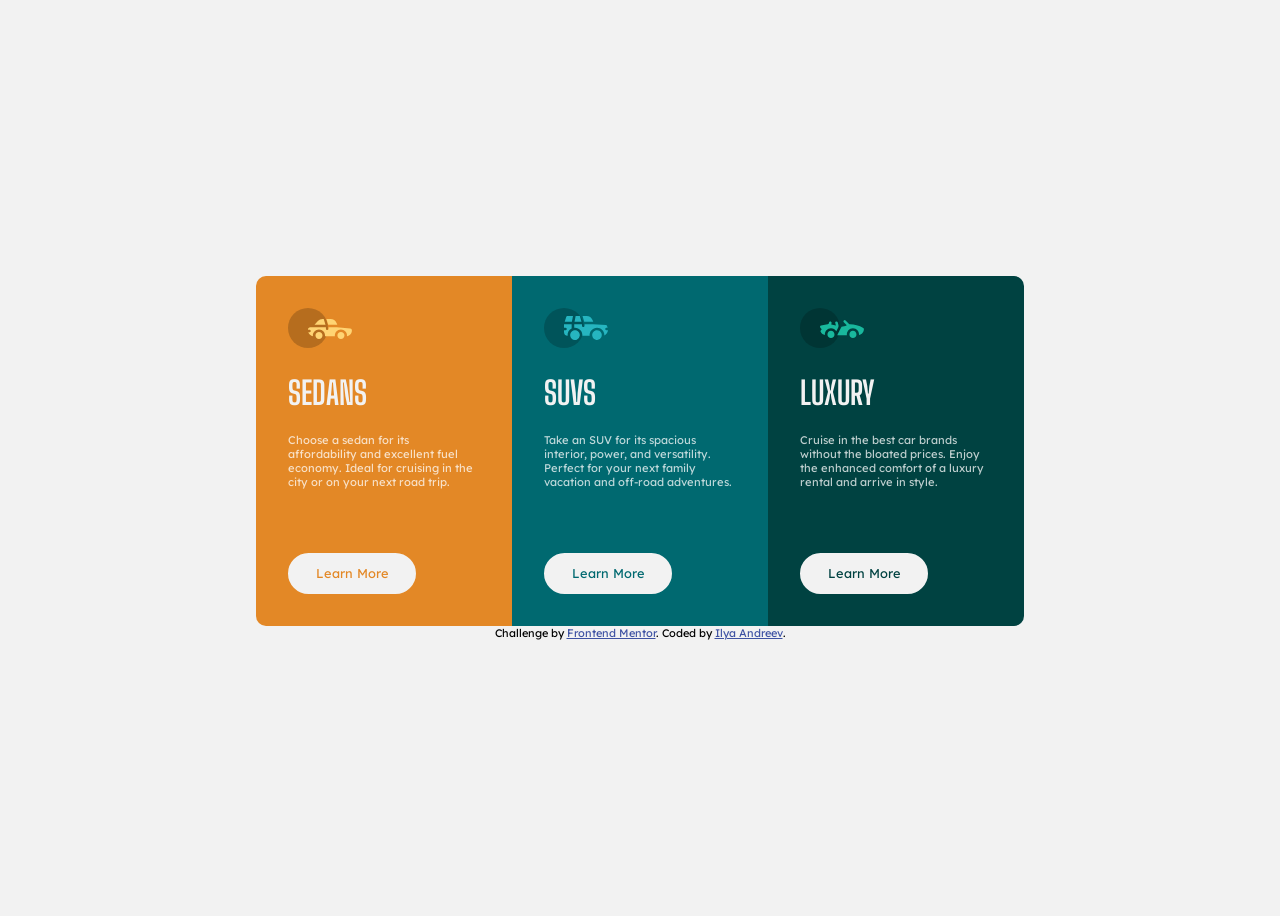
<file: 3-column-preview-card/index.html>
<!DOCTYPE html>
<html lang="en">
<head>
  <meta charset="UTF-8">
  <meta name="viewport" content="width=device-width, initial-scale=1.0"> <!-- displays site properly based on user's device -->

  <link rel="icon" type="image/png" sizes="32x32" href="./images/favicon-32x32.png">
  
  <title>Frontend Mentor | 3-column preview card component</title>

  <link rel="stylesheet" href="styles.css">
  <style>
    .attribution { font-size: 11px; text-align: center; }
    .attribution a { color: hsl(228, 45%, 44%); }
  </style>
</head>
<body>
  <div class="wrapper">
    <div class="internal one">
      <img src="images/icon-sedans.svg">
      <h1>Sedans</h1>
      <p>Choose a sedan for its affordability and excellent fuel economy. Ideal for cruising in the city 
      or on your next road trip.</p>
      <a href="#">Learn More</a>
    </div>
    <div class="internal two">
      <img src="images/icon-suvs.svg">
      <h1>SUVs</h1>
      <p>Take an SUV for its spacious interior, power, and versatility. Perfect for your next family vacation 
      and off-road adventures.</p>
      <a href="#">Learn More</a>
    </div>
    <div class="internal three">
      <img src="images/icon-luxury.svg">
      <h1>Luxury</h1>
      <p>Cruise in the best car brands without the bloated prices. Enjoy the enhanced comfort of a luxury 
      rental and arrive in style.</p>
      <a href="#">Learn More</a>
    </div>
  </div>
  <div class="attribution">
    Challenge by <a href="https://www.frontendmentor.io?ref=challenge" target="_blank">Frontend Mentor</a>. 
    Coded by <a href="https://github.com/NeoScripter">Ilya Andreev</a>.
  </div>
</body>
</html>
</file>
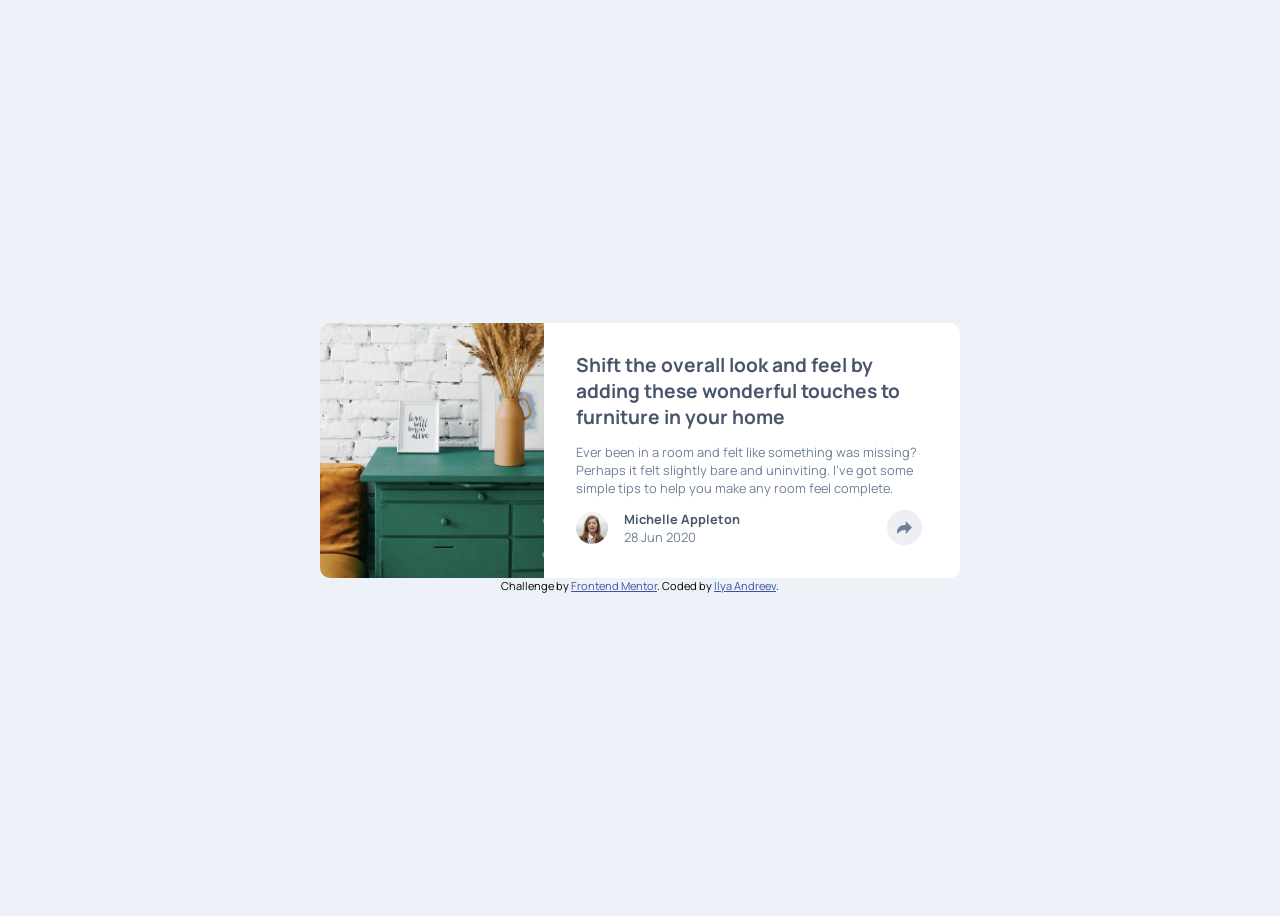
<file: article-preview-component/index.html>
<!DOCTYPE html>
<html lang="en">
<head>
  <meta charset="UTF-8">
  <meta name="viewport" content="width=device-width, initial-scale=1.0"> <!-- displays site properly based on user's device -->

  <link rel="icon" type="image/png" sizes="32x32" href="./images/favicon-32x32.png">
  
  <title>Frontend Mentor | Article preview component</title>

  <link rel="stylesheet" href="style.css">
  <style>
    .attribution { font-size: 11px; text-align: center; }
    .attribution a { color: hsl(228, 45%, 44%); }
  </style>
</head>
<body>
  <div class="wrapper">
    <div class="content">
      <img src="images/drawers.jpg" alt="Neatly furnished room with a green wooden drawer in the middle" class="main-image">
      <div class="content-right">
        <h1>Shift the overall look and feel by adding these wonderful 
          touches to furniture in your home</h1>
        <p>Ever been in a room and felt like something was missing? Perhaps 
          it felt slightly bare and uninviting. I’ve got some simple tips 
          to help you make any room feel complete.</p>
        <div class="footer">
          <div class="subfooter">
            <img src="images/avatar-michelle.jpg" alt="" class="avatar">
            <div class="author">
              <p><strong>Michelle Appleton</strong></p>
              <p>28 Jun 2020</p>
            </div>
          </div>
            <div class="share-btn">
              <svg class="svg-icon" xmlns="http://www.w3.org/2000/svg" width="15" height="13"><path fill="#6E8098" d="M15 6.495L8.766.014V3.88H7.441C3.33 3.88 0 7.039 0 10.936v2.049l.589-.612C2.59 10.294 5.422 9.11 8.39 9.11h.375v3.867L15 6.495z"/>
              </svg>
          </div>
        </div>
        <div class="social-links" style="display: none;">
          <span>SHARE</span>
          <a href="https://facebook.com" target="_blank"><img src="images/icon-facebook.svg" alt="Facebook icon"></a>
          <a href="https://twitter.com" target="_blank"><img src="images/icon-twitter.svg" alt="Twitter icon"></a>
          <a href="https://linkedin.com" target="_blank"><img src="images/icon-pinterest.svg" alt="Pinterest icon"></a>
      </div>
      </div> 
    </div>
    <div class="attribution">
      Challenge by <a href="https://www.frontendmentor.io?ref=challenge" target="_blank">Frontend Mentor</a>. 
      Coded by <a href="https://github.com/NeoScripter">Ilya Andreev</a>.
    </div>
  </div>
  <script src="script.js"></script>
</body>
</html>
</file>
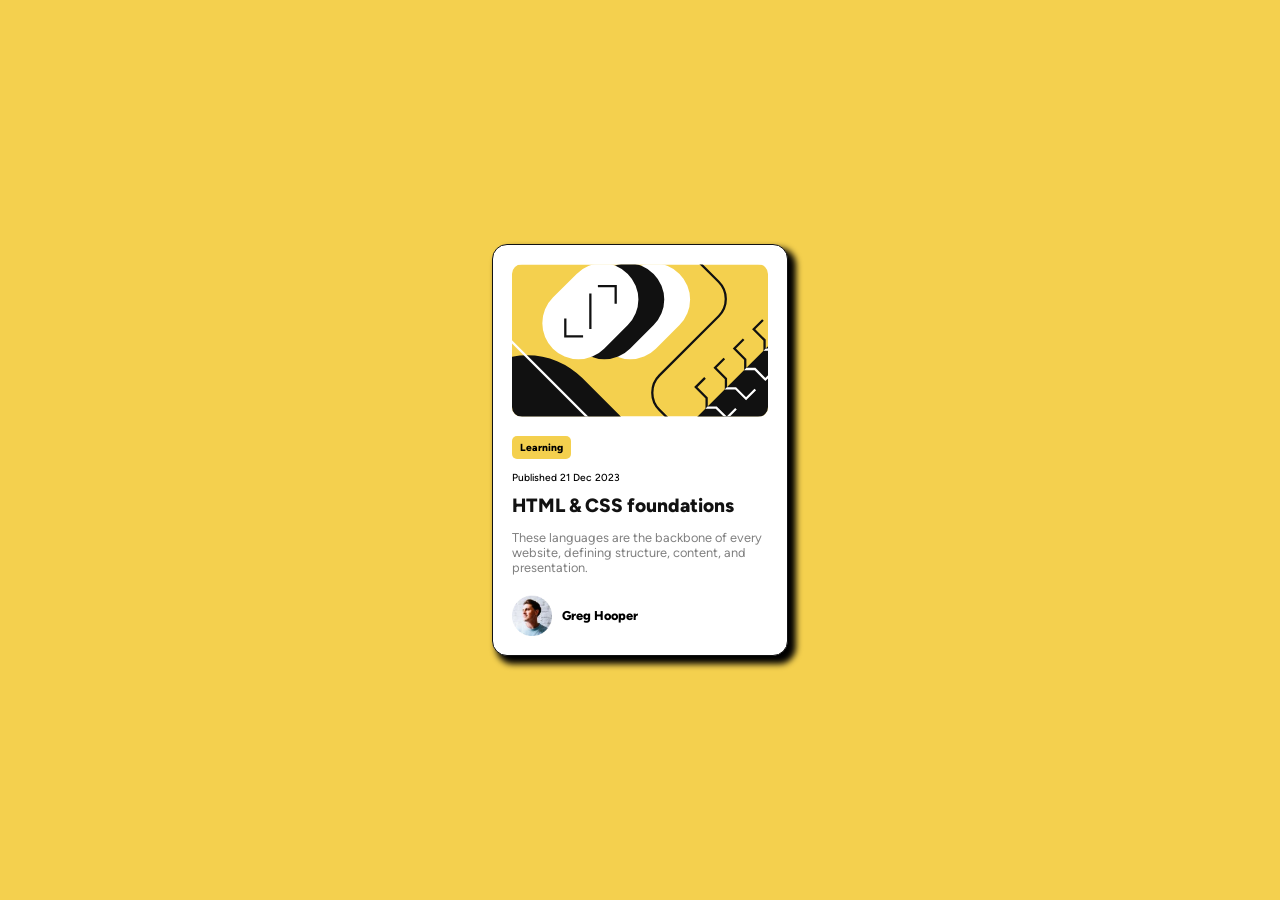
<file: blog-preview-card/index.html>
<!DOCTYPE html>
<html lang="en">
<head>
  <meta charset="UTF-8">
  <meta name="viewport" content="width=device-width, initial-scale=1.0"> <!-- displays site properly based on user's device -->

  <link rel="icon" type="image/png" sizes="32x32" href="./assets/images/favicon-32x32.png">
  
  <title>Frontend Mentor | Blog preview card</title>
  <link rel="stylesheet" href="styles.css">
</head>
<body>
  <div>
    <img src="assets/images/illustration-article.svg" alt="">
      <h1>Learning</h1>
      <p>Published 21 Dec 2023</p>

      <a href="#">HTML & CSS foundations</a>

      <p>These languages are the backbone of every website, defining structure, content, and presentation.</p>

      <div class="footer">
        <img class="avatar" src="assets/images/image-avatar.webp">
        Greg Hooper
      </div>
  </div>
</body>
</html>
</file>
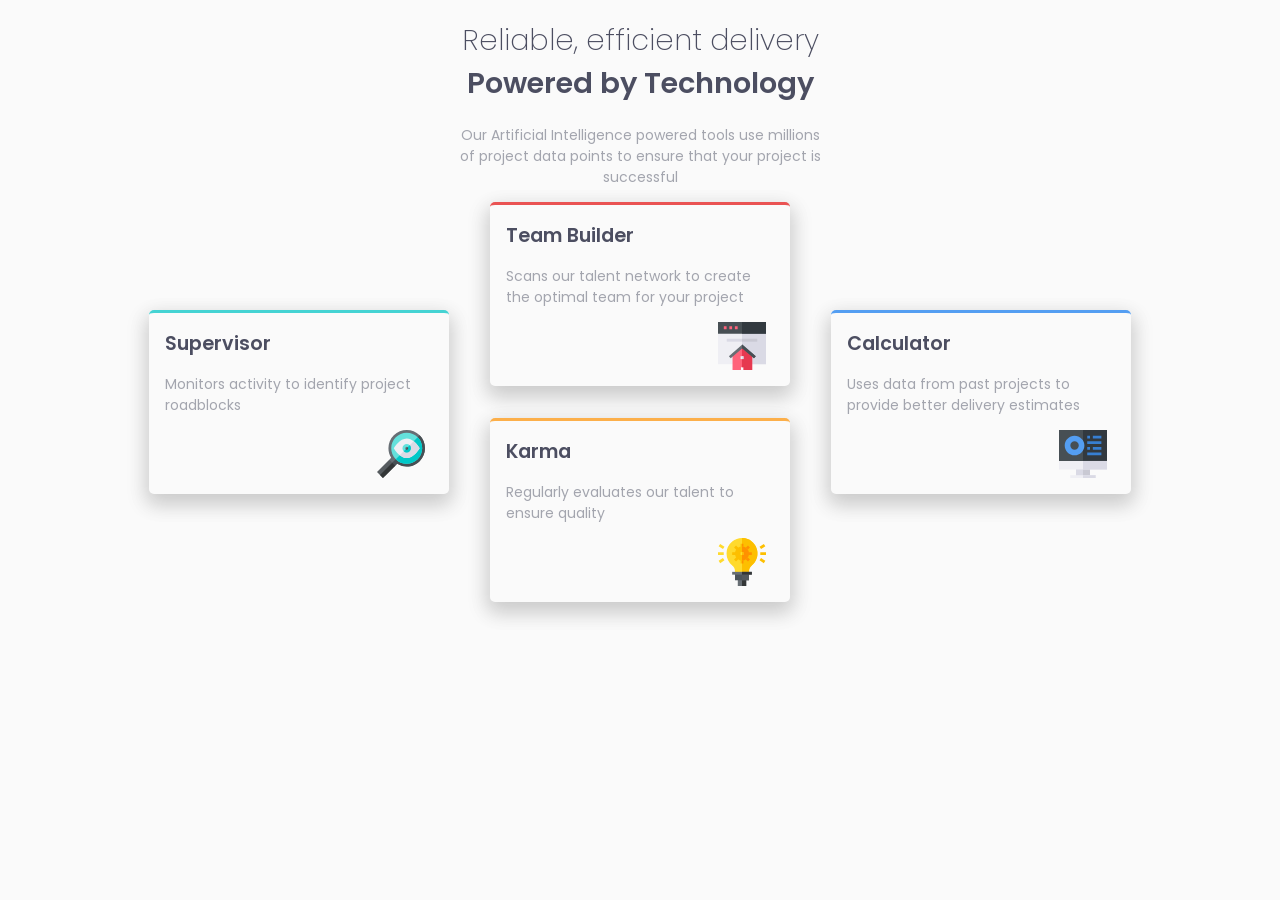
<file: four-card-section/index.html>
<!DOCTYPE html>
<html lang="en">
<head>
  <meta charset="UTF-8">
  <meta name="viewport" content="width=device-width, initial-scale=1.0">

  <link rel="icon" type="image/png" sizes="32x32" href="./images/favicon-32x32.png">
  
  <title>Frontend Mentor | Four card feature section</title>

  <link rel="preconnect" href="https://fonts.googleapis.com">
  <link rel="preconnect" href="https://fonts.gstatic.com" crossorigin>
  <link href="https://fonts.googleapis.com/css2?family=Poppins:ital,wght@0,100;0,200;0,300;0,400;0,500;0,600;0,700;0,800;0,900;1,100;1,200;1,300;1,400;1,500;1,600;1,700;1,800;1,900&display=swap" rel="stylesheet">
  <link rel="stylesheet" href="styles.css">
</head>
<body>
  <div class="header">
    <h1>Reliable, efficient delivery<br><span>
    Powered by Technology</span></h1>

    <p>Our Artificial Intelligence powered tools use millions of project data points 
    to ensure that your project is successful</p>
  </div>
  <div class="footer">
    <div id="left">
      <div class="item">  
        <h2>Supervisor</h2>
        <p>Monitors activity to identify project roadblocks</p>
        <img src="images/icon-supervisor.svg" class="icon">
      </div>
    </div>
    <div id="middle">
      <div class="item">
        <h2>Team Builder</h2>
        <p>Scans our talent network to create the optimal team for your project</p>
        <img src="images/icon-team-builder.svg" class="icon">
      </div>
      <div class="item">
        <h2>Karma</h2>
      <p>Regularly evaluates our talent to ensure quality</p>
      <img src="images/icon-karma.svg" class="icon">
      </div>
    </div>
    <div id="right">
      <div class="item">
        <h2>Calculator</h2>
      <p>Uses data from past projects to provide better delivery estimates</p>
      <img src="images/icon-calculator.svg" class="icon">
      </div>
    </div>
  </div>
</body>
</html>
</file>
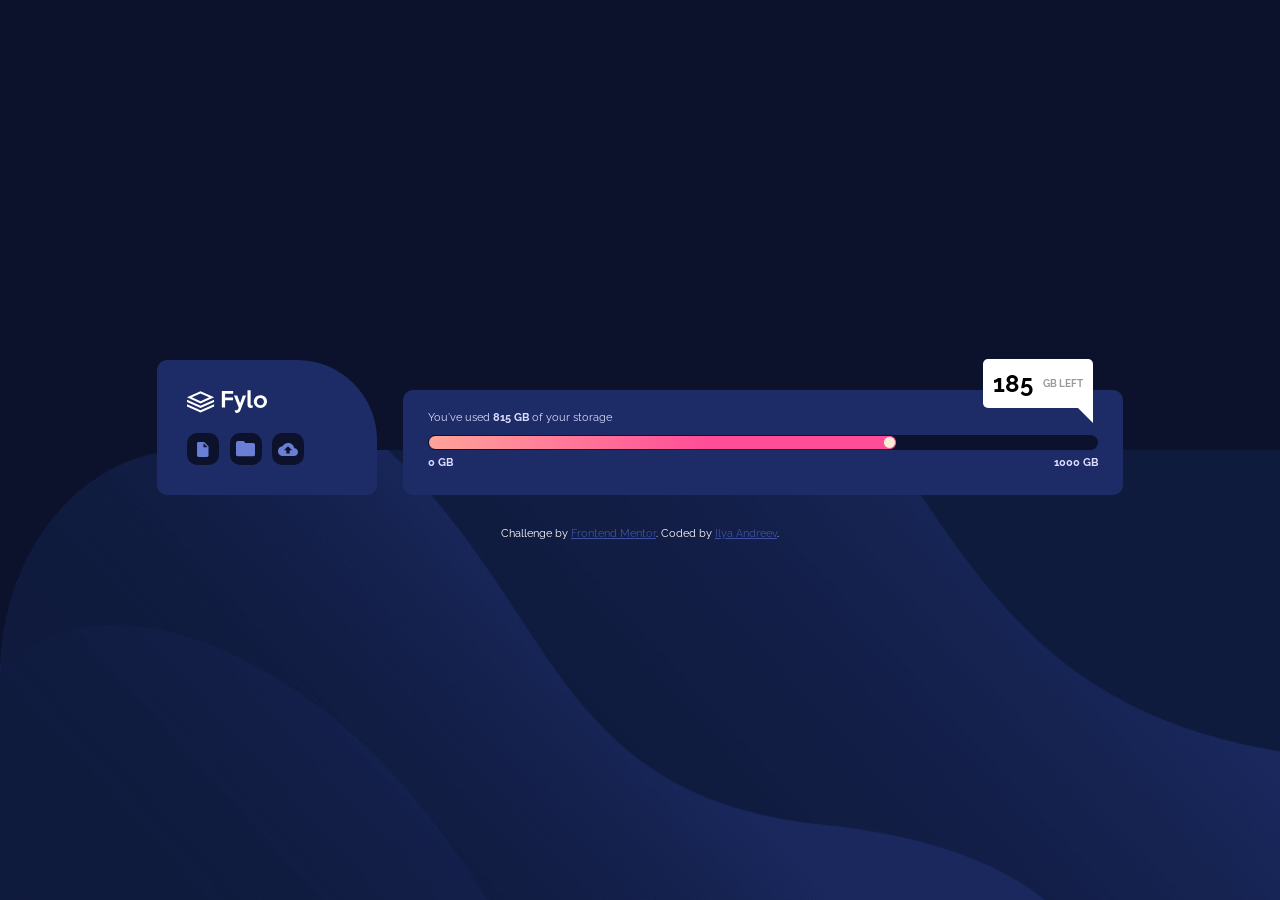
<file: fylo-data-storage/index.html>
<!DOCTYPE html>
<html lang="en">
<head>
  <meta charset="UTF-8">
  <meta name="viewport" content="width=device-width, initial-scale=1.0"> <!-- displays site properly based on user's device -->

  <link rel="icon" type="image/png" sizes="32x32" href="./images/favicon-32x32.png">
  
  <title>Frontend Mentor | Fylo data storage component</title>

  <link rel="stylesheet" href="style.css">
  <style>
    .attribution { font-size: 11px; text-align: center; color: hsl(0,0%,100%); }
    .attribution a { color: hsl(228, 45%, 44%); }
  </style>
</head>
<body>
  <main>
    <div class="wrapper left">
      <div class="left-box">
        <img src="images/logo.svg" alt="logo" class="logo">
        <div class="inner-left-box">
          <div class="image-holder">
          <img src="images/icon-document.svg" alt="file" class="file">
          </div>
          <div class="image-holder">
          <img src="images/icon-folder.svg" alt="folder" class="folder">
          </div>
          <div class="image-holder">
          <img src="images/icon-upload.svg" alt="cloud" class="cloud">
           </div>
        </div>
      </div>
    </div>
    <div class="wrapper right">
      <div class="space-left"><strong>185</strong> <div class="gb-left">GB Left</div> </div>
      <div class="right-box">
        <p>You’ve used <strong>815 GB</strong> of your storage</p>
        <div class="all-space">
          <div class="used-space"><div class="ball"></div></div>
        </div>
        <div class="indicator">
            <div>0 GB</div>
            <div>1000 GB</div>
        </div>
      </div>
    </div>
  </main>
  <div class="attribution">
    Challenge by <a href="https://www.frontendmentor.io?ref=challenge" target="_blank">Frontend Mentor</a>. 
    Coded by <a href="https://github.com/NeoScripter">Ilya Andreev</a>.
  </div>
</body>
</html>
</file>
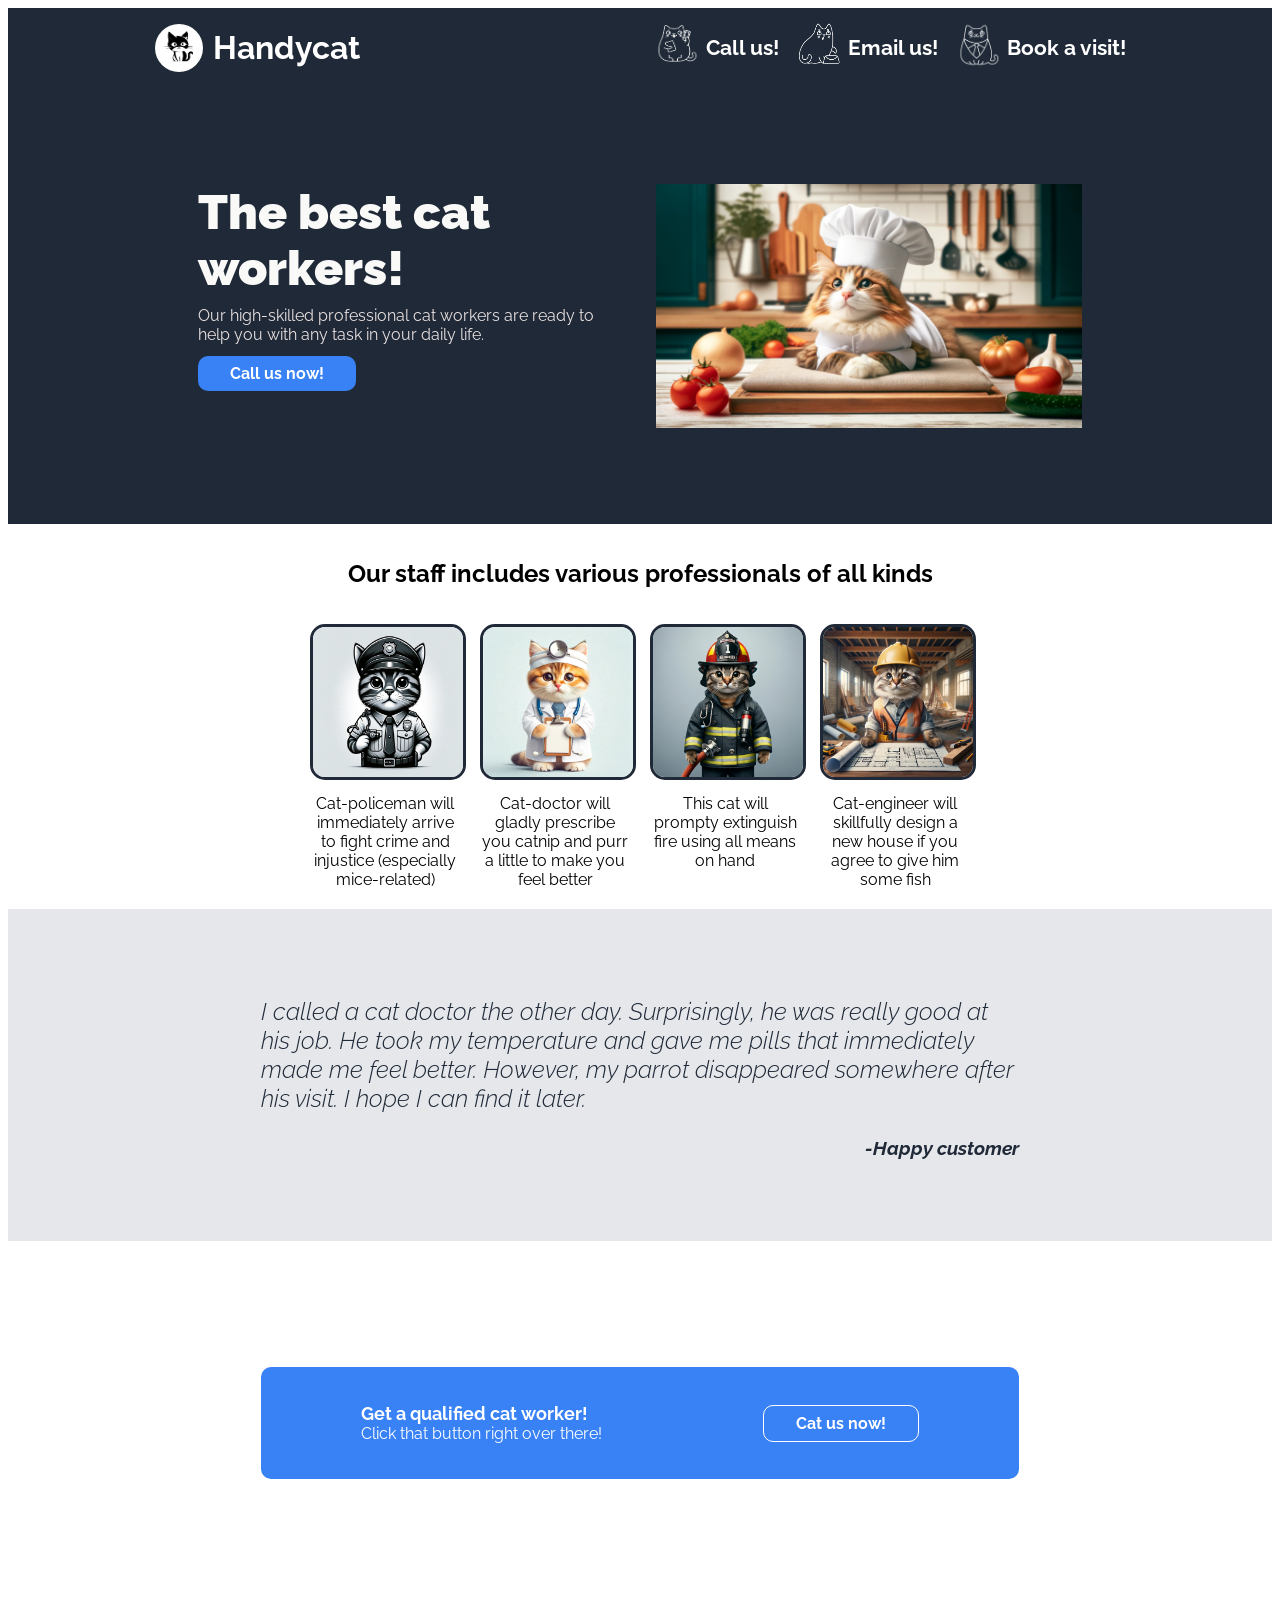
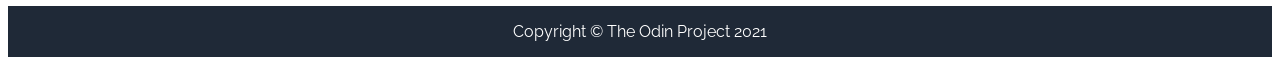
<file: hire-cat-worker/index.html>
<!DOCTYPE html>
<html lang="en-US">
<head>
    <meta charset="utf8">
    <meta name="viewport" content="width=device-width">
    <title>Hire Cat Worker</title>
    <link rel="preconnect" href="https://fonts.googleapis.com">
    <link rel="preconnect" href="https://fonts.gstatic.com" crossorigin>
    <link href="https://fonts.googleapis.com/css2?family=Raleway:ital,wght@0,100..900;1,100..900&display=swap" rel="stylesheet">
    <link rel="icon" type="image/jpg" sizes="32x32" href="images/icon-catwebsite.jpg">
    <link rel="stylesheet" href="style.css">
    <script src="script.js" defer></script>
</head>
<body>
    <div id="one">
        <div class="header">
            <div class="logo"><img src="images/cat-logo.png" alt="little black cat"><h1>Handycat</h1></div>
            <div class="header-links">
                <div><a href="#"><img src="images/regular-call.png" alt="cat with a phone" class="call" data-hover="images/happy-call.png"></a>
                Call us!</div>
                <div><a href="#"><img src="images/regular-mail.png" alt="cat with email" class="email" data-hover="images/happy-email.png"></a>
                Email us!</div>
                <div><a href="#"><img src="images/regular-visit.png" alt="cat in a suit" class="visit" data-hover="images/happy-visit.png"></a>
                Book a visit!</div>
            </div>
        </div>
        <div class="one-bottom">
            <div>
                <div class="left">
                    <h2>The best cat workers!</h2>
                    <p>Our high-skilled professional cat workers are ready to help you with any task in your daily life.</p>
                    <a href="##">Call us now!</a>
                </div>
                <div class="right">
                    <img src="images/cat-chef.webp" alt="A cat dressed like a chef" class="cat-chef">
                </div>
            </div>
        </div>
    </div>
    <div id="two">
        <h2>Our staff includes various professionals of all kinds</h2>
        <div class="two-images">
            <div><img src="images/cat-police.webp" alt="cat dressed like a policeman"><p>Cat-policeman will immediately arrive to fight crime and injustice (especially mice-related)</p></div>
            <div><img src="images/cat-doctor.webp" alt="cat dressed like a doctor"><p>Cat-doctor will gladly prescribe you catnip and purr a little to make you feel better</p></div>
            <div><img src="images/cat-firefighter.webp" alt="cat dressed like a firefighter"><p>This cat will prompty extinguish fire using all means on hand</p></div>
            <div><img src="images/cat-worker.webp" alt="cat dressed like a construction worker"><p>Cat-engineer will skillfully design a new house if you agree to give him some fish</p></div>
        </div>
    </div>
    <div id="three">
        <div>
            <p>I called a cat doctor the other day. Surprisingly, he was really good at his job. He took my temperature and gave me pills that immediately made me feel better. However, my parrot disappeared somewhere after his visit. I hope I can find it later.</p>
            <p>-Happy customer</p>
        </div>
    </div>
    <div id="four">
        <div class="blue-square">
            <div>
                <p><span>Get a qualified cat worker!</span><br>Click that button right over there!</p>
                <a href="##">Cat us now!</a>
            </div>
        </div>
    </div>
    <div id="footer">
        <p>Copyright &copy The Odin Project 2021</p>
    </div>
</body>
</html>
</file>
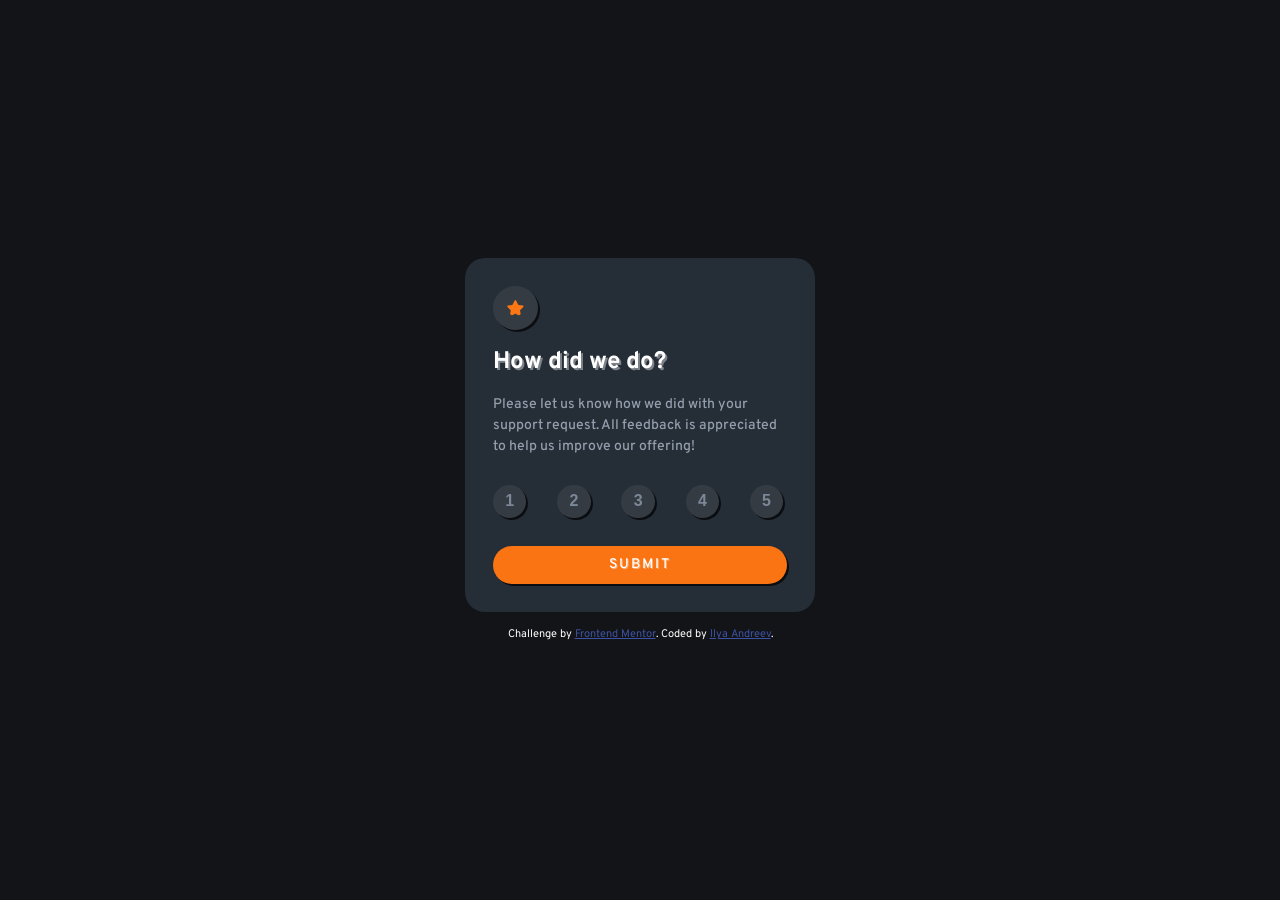
<file: interactive-rating/index.html>
<!DOCTYPE html>
<html lang="en">
<head>
  <meta charset="UTF-8">
  <meta name="viewport" content="width=device-width, initial-scale=1.0">

  <link rel="icon" type="image/png" sizes="32x32" href="./images/favicon-32x32.png">
  
  <title>Frontend Mentor | Interactive rating component</title>

  <link rel="stylesheet" href="style.css">
  <style>
    .attribution { font-size: 11px; text-align: center; color: white; }
    .attribution a { color: hsl(228, 45%, 44%); }
  </style>
</head>
<body>

  <!-- Rating state start -->

  <div class="wrapper" id="evaluation-page">
    <img src="images/icon-star.svg" alt="star">
    <h1>How did we do?</h1>

    <p>Please let us know how we did with your support request. All feedback is appreciated to help us improve our offering!</p>

    <div class="buttons">
      <button data-score="1">1</button>
      <button data-score="2">2</button>
      <button data-score="3">3</button>
      <button data-score="4">4</button>
      <button data-score="5">5</button>
    </div>

    <div class="submit">Submit</div>
  </div>

  <!-- Rating state end -->

  <!-- Thank you state start -->

  <div class="wrapper" id="result-page" style="display: none;">
    <img src="images/illustration-thank-you.svg" alt="Device looking like a smartphone that prints out a receipt and accepts a credit card">
    <div>
      <p class="result">You selected: <span id="chosen-score"></span> out of 5</p>
    </div>

    <h1>Thank you!</h1>
  
    <p>We appreciate you taking the time to give a rating. If you ever need more support, 
      don’t hesitate to get in touch!</p>
  </div>

  <!-- Thank you state end -->
  
  <div class="attribution">
    Challenge by <a href="https://www.frontendmentor.io?ref=challenge" target="_blank">Frontend Mentor</a>. 
    Coded by <a href="https://github.com/NeoScripter">Ilya Andreev</a>.
  </div>
  <script src="script.js"></script>
</body>
</html>
</file>
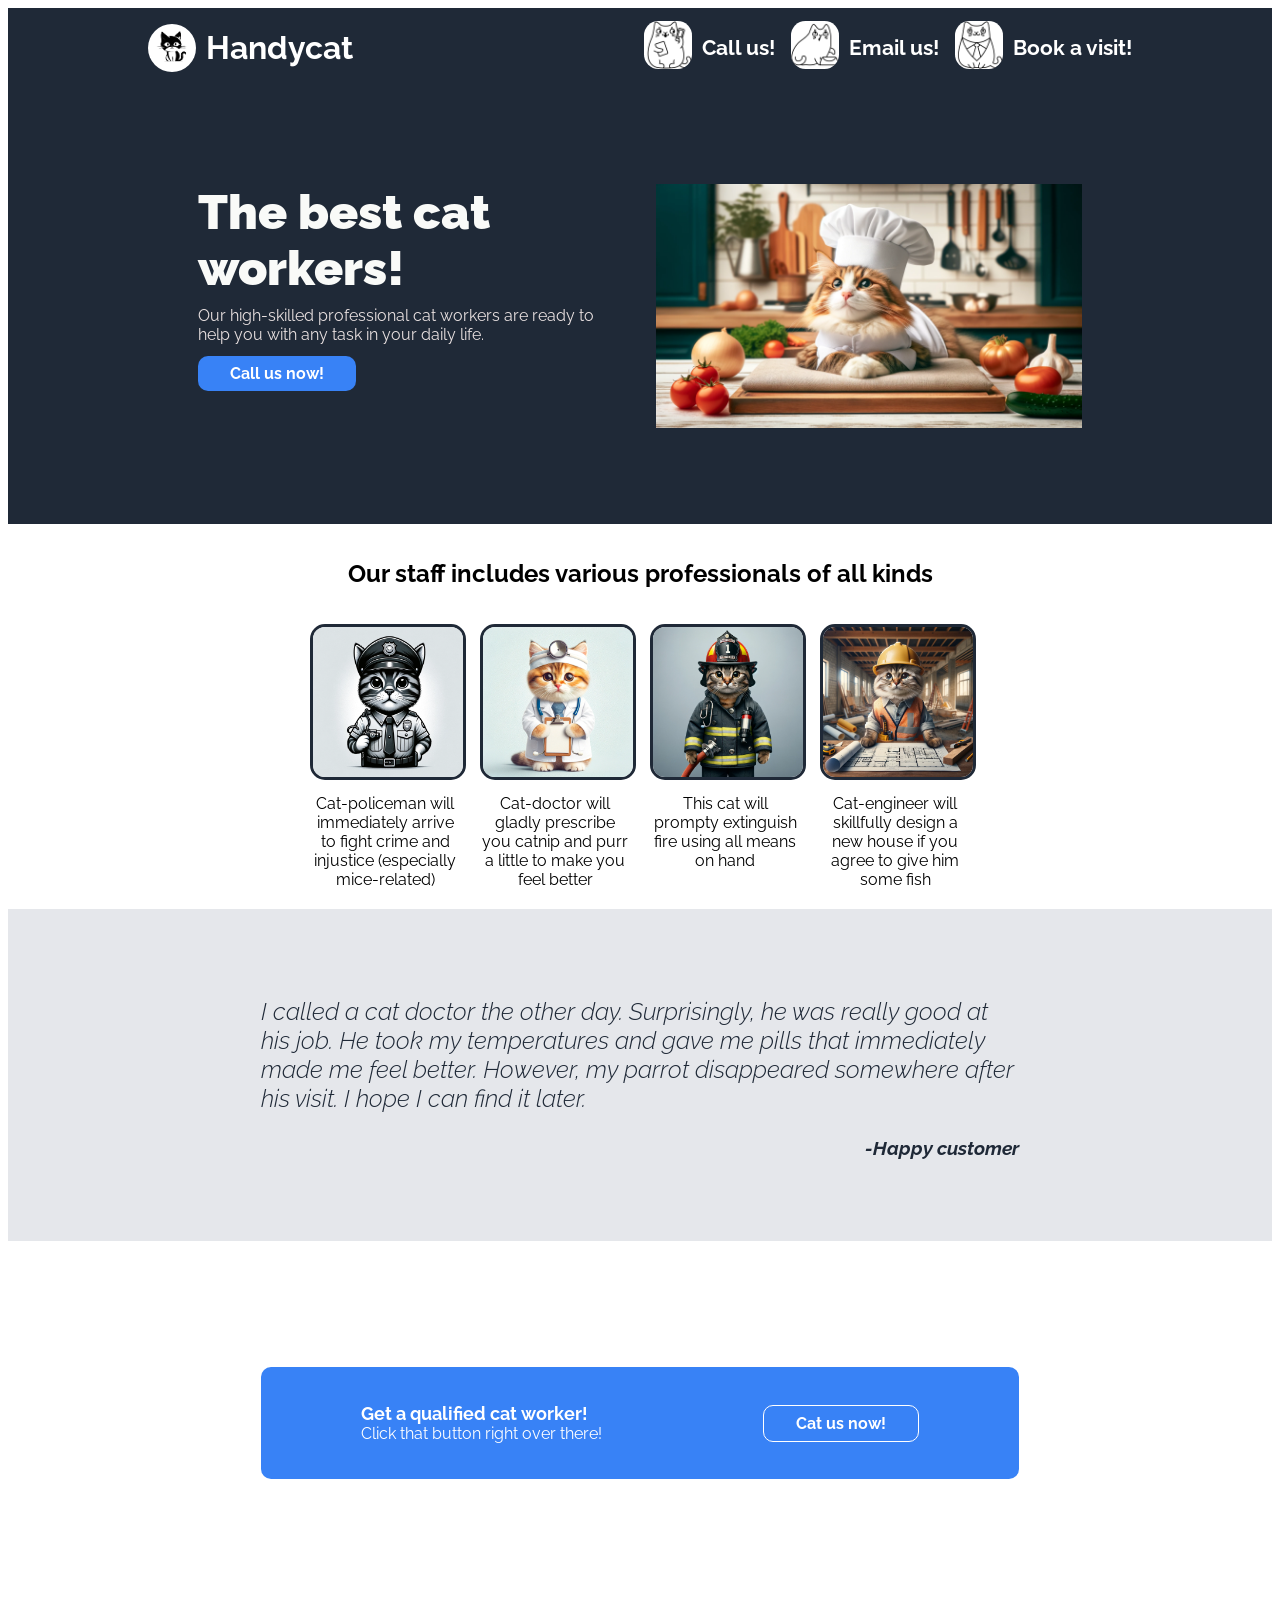
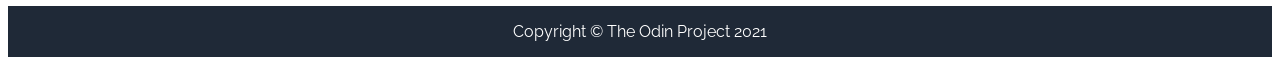
<file: landing-page/index.html>
<!DOCTYPE html>
<html lang="en-US">
<head>
    <meta charset="utf8">
    <meta name="viewport" content="width=device-width">
    <title>Hire Cat Worker</title>
    <link rel="preconnect" href="https://fonts.googleapis.com">
    <link rel="preconnect" href="https://fonts.gstatic.com" crossorigin>
    <link href="https://fonts.googleapis.com/css2?family=Raleway:ital,wght@0,100..900;1,100..900&display=swap" rel="stylesheet">
    <link rel="icon" type="image/jpg" sizes="32x32" href="images/icon-catwebsite.jpg">
    <link rel="stylesheet" href="style.css">
</head>
<body>
    <div id="one">
        <div class="header">
            <div class="logo"><img src="images/cat-logo.png" alt="little black cat"><h1>Handycat</h1></div>
            <div class="header-links">
                <div></p><a href="#"><img src="images/cat-call-icon.png" alt="cat with a phone" class="call"></a>
                Call us!</div>
                <div><a href="#"><img src="images/cat-mail-icon.png" alt="cat with email" class="email"></a>
                Email us!</div>
                <div><a href="#"><img src="images/cat-visit-icon.png" alt="cat in a suit" class="visit"></a>
                Book a visit!</div>
            </div>
        </div>
        <div class="one-bottom">
            <div>
                <div class="left">
                    <h2>The best cat workers!</h2>
                    <p>Our high-skilled professional cat workers are ready to help you with any task in your daily life.</p>
                    <a href="##">Call us now!</a>
                </div>
                <div class="right">
                    <img src="images/cat-chef.webp" alt="A cat dressed like a chef" class="cat-chef">
                </div>
            </div>
        </div>
    </div>
    <div id="two">
        <h2>Our staff includes various professionals of all kinds</h2>
        <div class="two-images">
            <div><img src="images/cat-police.webp" alt="cat dressed like a policeman"><p>Cat-policeman will immediately arrive to fight crime and injustice (especially mice-related)</p></div>
            <div><img src="images/cat-doctor.webp" alt="cat dressed like a doctor"><p>Cat-doctor will gladly prescribe you catnip and purr a little to make you feel better</p></div>
            <div><img src="images/cat-firefighter.webp" alt="cat dressed like a firefighter"><p>This cat will prompty extinguish fire using all means on hand</p></div>
            <div><img src="images/cat-worker.webp" alt="cat dressed like a construction worker"><p>Cat-engineer will skillfully design a new house if you agree to give him some fish</p></div>
        </div>
    </div>
    <div id="three">
        <div>
            <p>I called a cat doctor the other day. Surprisingly, he was really good at his job. He took my temperatures and gave me pills that immediately made me feel better. However, my parrot disappeared somewhere after his visit. I hope I can find it later.</p>
            <p>-Happy customer</p>
        </div>
    </div>
    <div id="four">
        <div class="blue-square">
            <div>
                <p><span>Get a qualified cat worker!</span><br>Click that button right over there!</p>
                <a href="##">Cat us now!</a>
            </div>
        </div>
    </div>
    <div id="footer">
        <p>Copyright &copy The Odin Project 2021</p>
    </div>
</body>
</html>
</file>
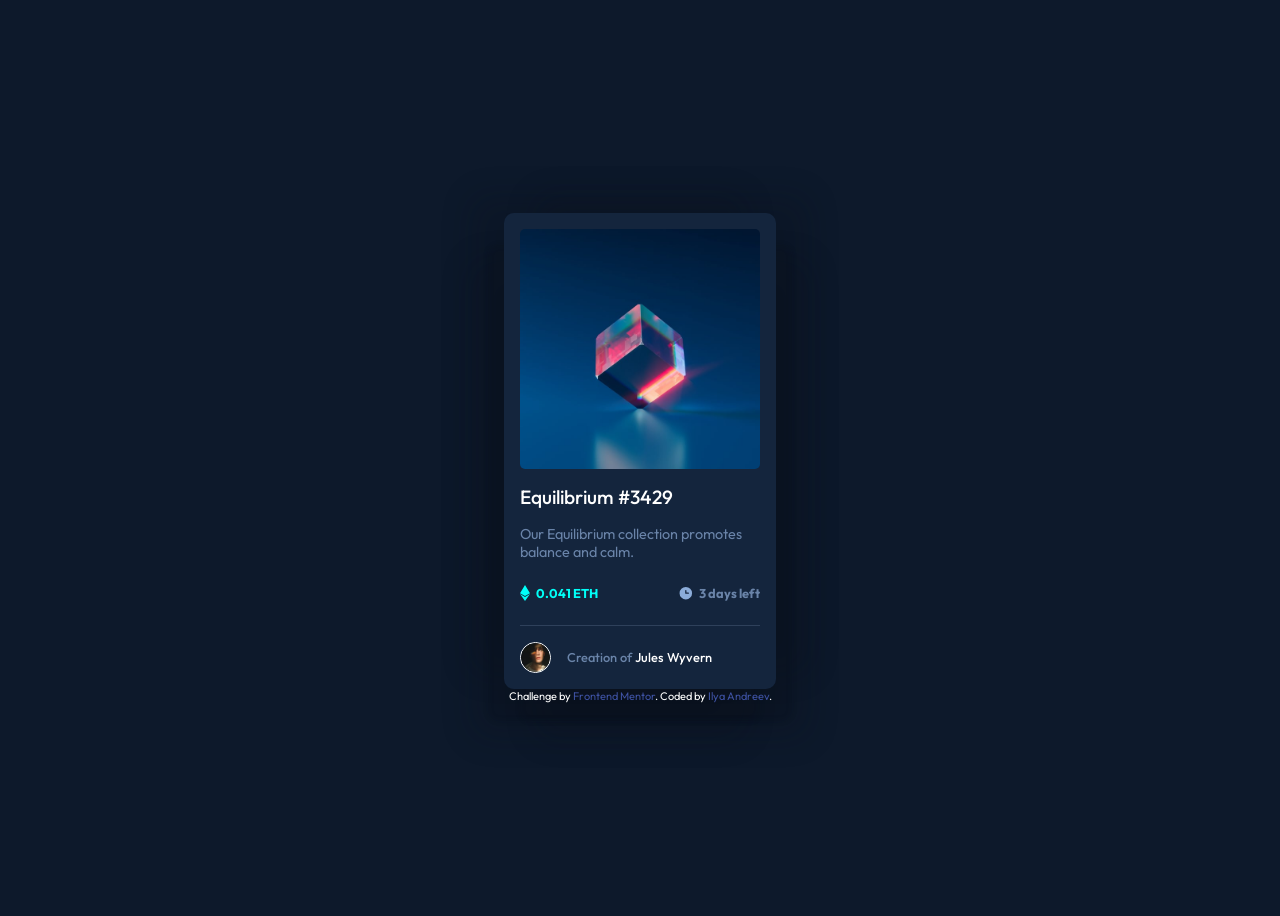
<file: nft-preview-card/index.html>
<!DOCTYPE html>
<html lang="en">
<head>
  <meta charset="UTF-8">
  <meta name="viewport" content="width=device-width, initial-scale=1.0"> <!-- displays site properly based on user's device -->

  <link rel="icon" type="image/png" sizes="32x32" href="./images/favicon-32x32.png">
  
  <title>Frontend Mentor | NFT preview card component</title>
  <link rel="stylesheet" href="style.css">
  <!-- Feel free to remove these styles or customise in your own stylesheet 👍 -->
  <style>
    .attribution { font-size: 11px; text-align: center; color: white; }
    .attribution a { color: hsl(228, 45%, 44%); }
  </style>
</head>
<body>
  <div class="wrapper">
    <div class="link-wrapper">
      <a href="#" class="image-link">
        <img src="images/image-equilibrium.jpg" alt="">
        <div class="overlay"><img src="images/icon-view.svg" class="view"></div>
      </a>
    </div>
    <a href="#" class="header">Equilibrium #3429</a>

    <p>Our Equilibrium collection promotes balance and calm.</p>

    <div class="price">
      <div class="price-left">0.041 ETH</div>
      <div class="price-right">3 days left</div>
    </div>
    
    <div class="signature-container">
      <img src="images/image-avatar.png" class="avatar">
      <div class="signature">Creation of <a href="#">Jules Wyvern</a></div>
    </div>
  </div>
  <div class="attribution">
    Challenge by <a href="https://www.frontendmentor.io?ref=challenge" target="_blank">Frontend Mentor</a>. 
    Coded by <a href="https://github.com/NeoScripter">Ilya Andreev</a>.
  </div>
</body>
</html>
</file>
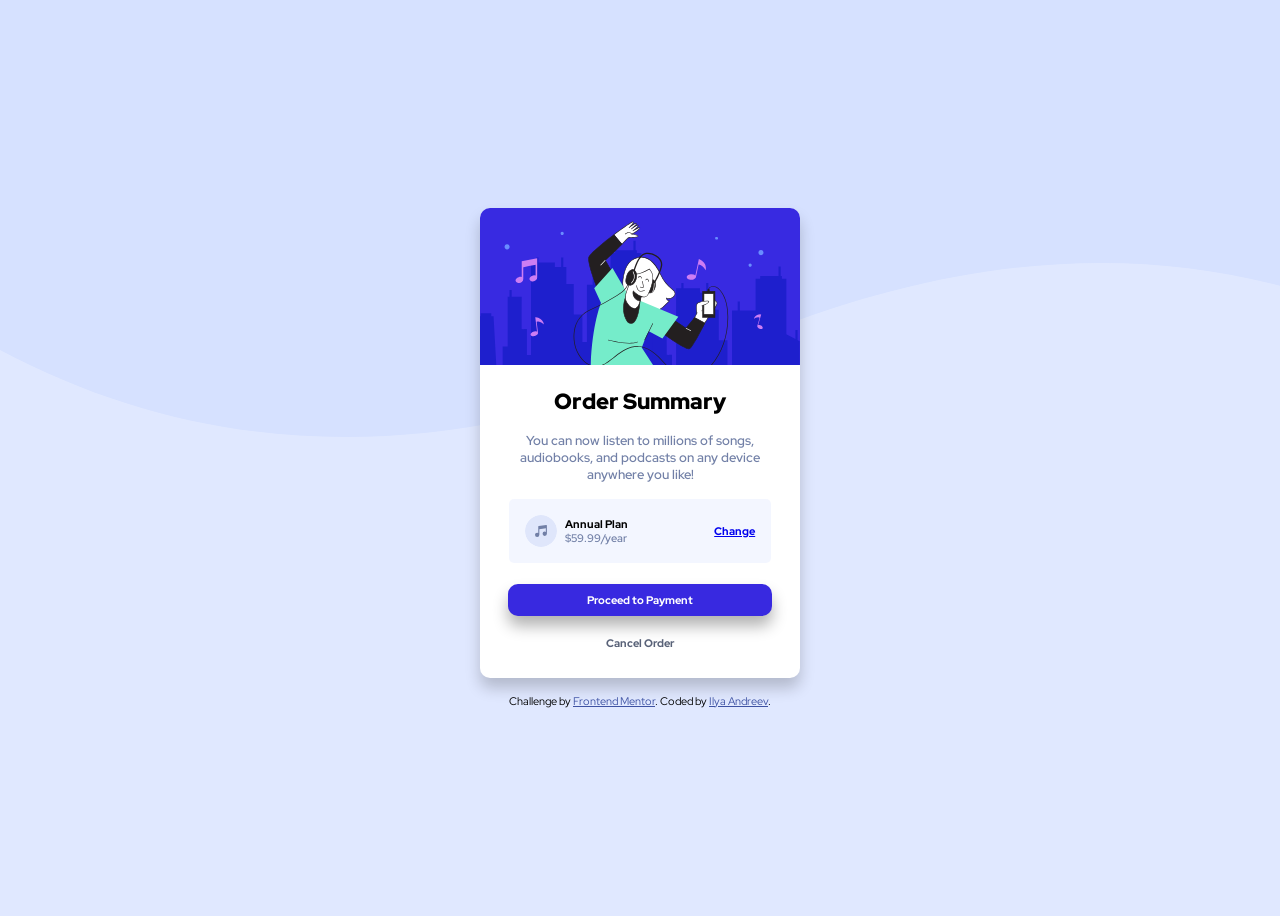
<file: order-summary/index.html>
<!DOCTYPE html>
<html lang="en">
<head>
  <meta charset="UTF-8">
  <meta name="viewport" content="width=device-width, initial-scale=1.0"> <!-- displays site properly based on user's device -->

  <link rel="icon" type="image/png" sizes="32x32" href="./images/favicon-32x32.png">
  
  <title>Frontend Mentor | Order summary card</title>
  <link rel="stylesheet" href="style.css">
  <style>
    .attribution { font-size: 11px; text-align: center; }
    .attribution a { color: hsl(228, 45%, 44%); }
  </style>
</head>
<body>
  <div class="wrapper outer">
    <img src="images/illustration-hero.svg" alt="Cartoonish person listening to music and dancing" class="illustration">
    <div class="wrapper inner">
      <div class="header">
        Order Summary
      </div>
      <div class="description">
        You can now listen to millions of songs, audiobooks, and podcasts on any 
      device anywhere you like!
      </div>
      <div class="payment-window">
        <div class="payment-window-left">
          <img src="images/icon-music.svg" alt="music icon">
          <div class="plan-price">
            <div class="upper-line">
              Annual Plan
            </div>
            <div class="lower-line">
              $59.99/year
            </div>
          </div>
        </div>
        <div class="payment-window-right">
          <a href="#" class="change-link">Change</a>
        </div>
      </div>
      <a href="#" class="proceed">Proceed to Payment</a>
      <a href="#" class="cancel"> Cancel Order</a>
    </div>
    </div>
  <div class="attribution">
    Challenge by <a href="https://www.frontendmentor.io?ref=challenge" target="_blank">Frontend Mentor</a>. 
    Coded by <a href="https://github.com/NeoScripter">Ilya Andreev</a>.
  </div>
</body>
</html>
</file>
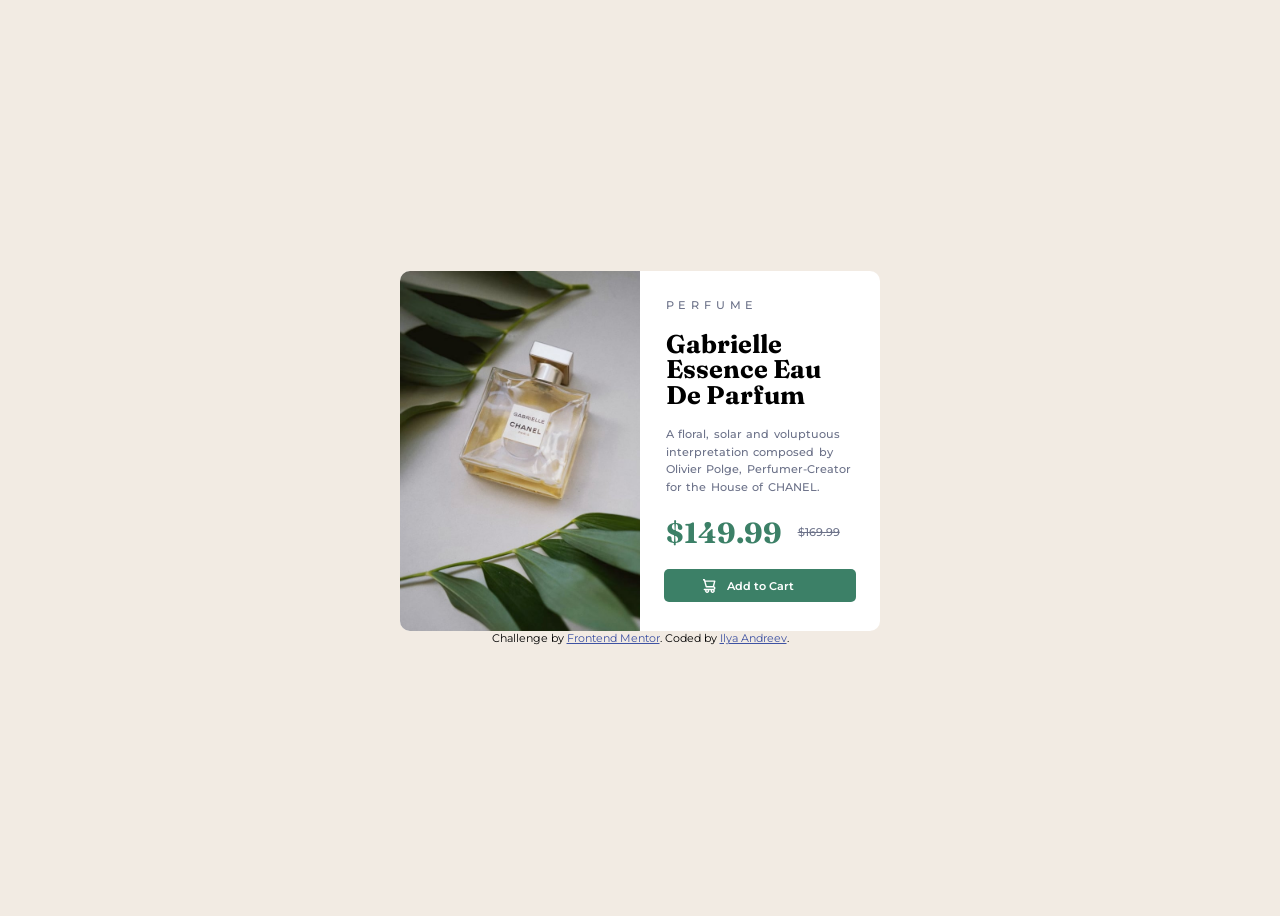
<file: product-preview-card/index.html>
<!DOCTYPE html>
<html lang="en">
<head>
  <meta charset="UTF-8">
  <meta name="viewport" content="width=device-width, initial-scale=1.0"> <!-- displays site properly based on user's device -->

  <link rel="icon" type="image/png" sizes="32x32" href="./images/favicon-32x32.png">
  
  <title>Frontend Mentor | Product preview card component</title>
  <link rel="stylesheet" href="styles.css">
  <!-- Feel free to remove these styles or customise in your own stylesheet 👍 -->
  <style>
    .attribution { font-size: 11px; text-align: center; }
    .attribution a { color: hsl(228, 45%, 44%); }
  </style>
</head>
<body>
  <div class="wrapper">
    <div class="left">
      <picture>
        <source media="(min-width: 501px)" srcset="images/image-product-desktop.jpg">
      <img src="images/image-product-mobile.jpg" alt="A rectangular bottle of perfume" id="mobile-image">
      </picture>
    </div>
    <div class="right">
      <p>Perfume</p>

      <h1>Gabrielle Essence Eau De Parfum</h1>
    
      <p>A floral, solar and voluptuous interpretation composed by Olivier Polge, 
      Perfumer-Creator for the House of CHANEL.</p>
  
      <div class="link-wrapper">
        <div class="price">
          <h2>$149.99</h2>
          <div>$169.99</div>
        </div>
        <a href="#">Add to Cart</a>
      </div>
    </div>
  </div>
  
  <div class="attribution">
    Challenge by <a href="https://www.frontendmentor.io?ref=challenge" target="_blank">Frontend Mentor</a>. 
    Coded by <a href="https://github.com/NeoScripter">Ilya Andreev</a>.
  </div>
</body>
</html>
</file>
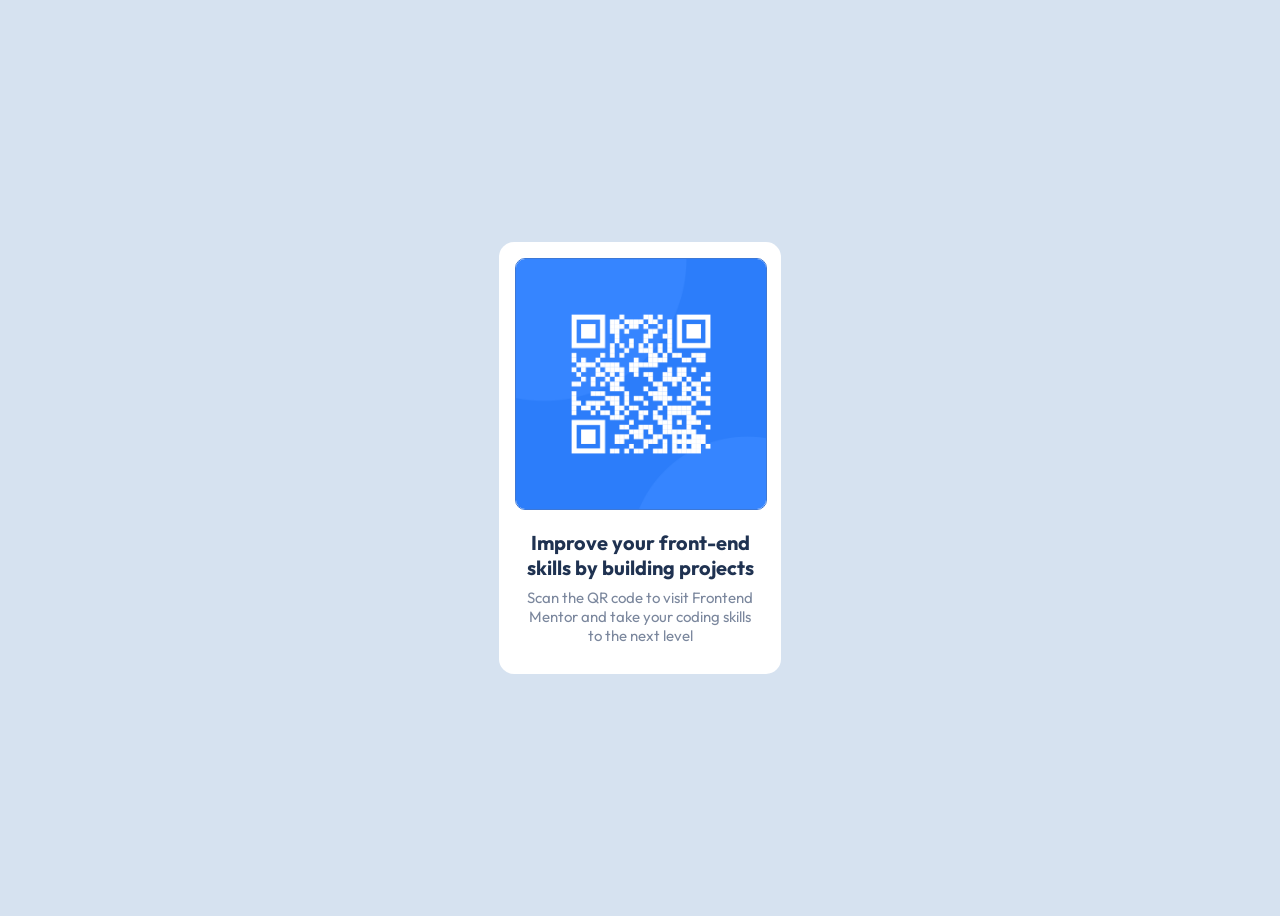
<file: QR-code-component/index.html>
<!DOCTYPE html>
<html lang="en">
<head>
  <meta charset="UTF-8">
  <meta name="viewport" content="width=device-width, initial-scale=1.0">
  <link rel="icon" type="image/png" sizes="32x32" href="./images/favicon-32x32.png">
  <title>Frontend Mentor | QR code component</title>
  <link rel="stylesheet" href="style.css">
  <link rel="preconnect" href="https://fonts.googleapis.com">
<link rel="preconnect" href="https://fonts.gstatic.com" crossorigin>
<link href="https://fonts.googleapis.com/css2?family=Outfit:wght@100..900&display=swap" rel="stylesheet">
</head>
<body>
  <div class="frame">
    <div class="image-container">
      <img src="images/image-qr-code.png" alt="qr-code">
    </div>
    <div class="text">
    <p id="heading">Improve your front-end skills by building projects</p>

    <p>Scan the QR code to visit Frontend Mentor and take your coding skills to the next level</p>
  </div>
  </div>
</body>
</html>
</file>
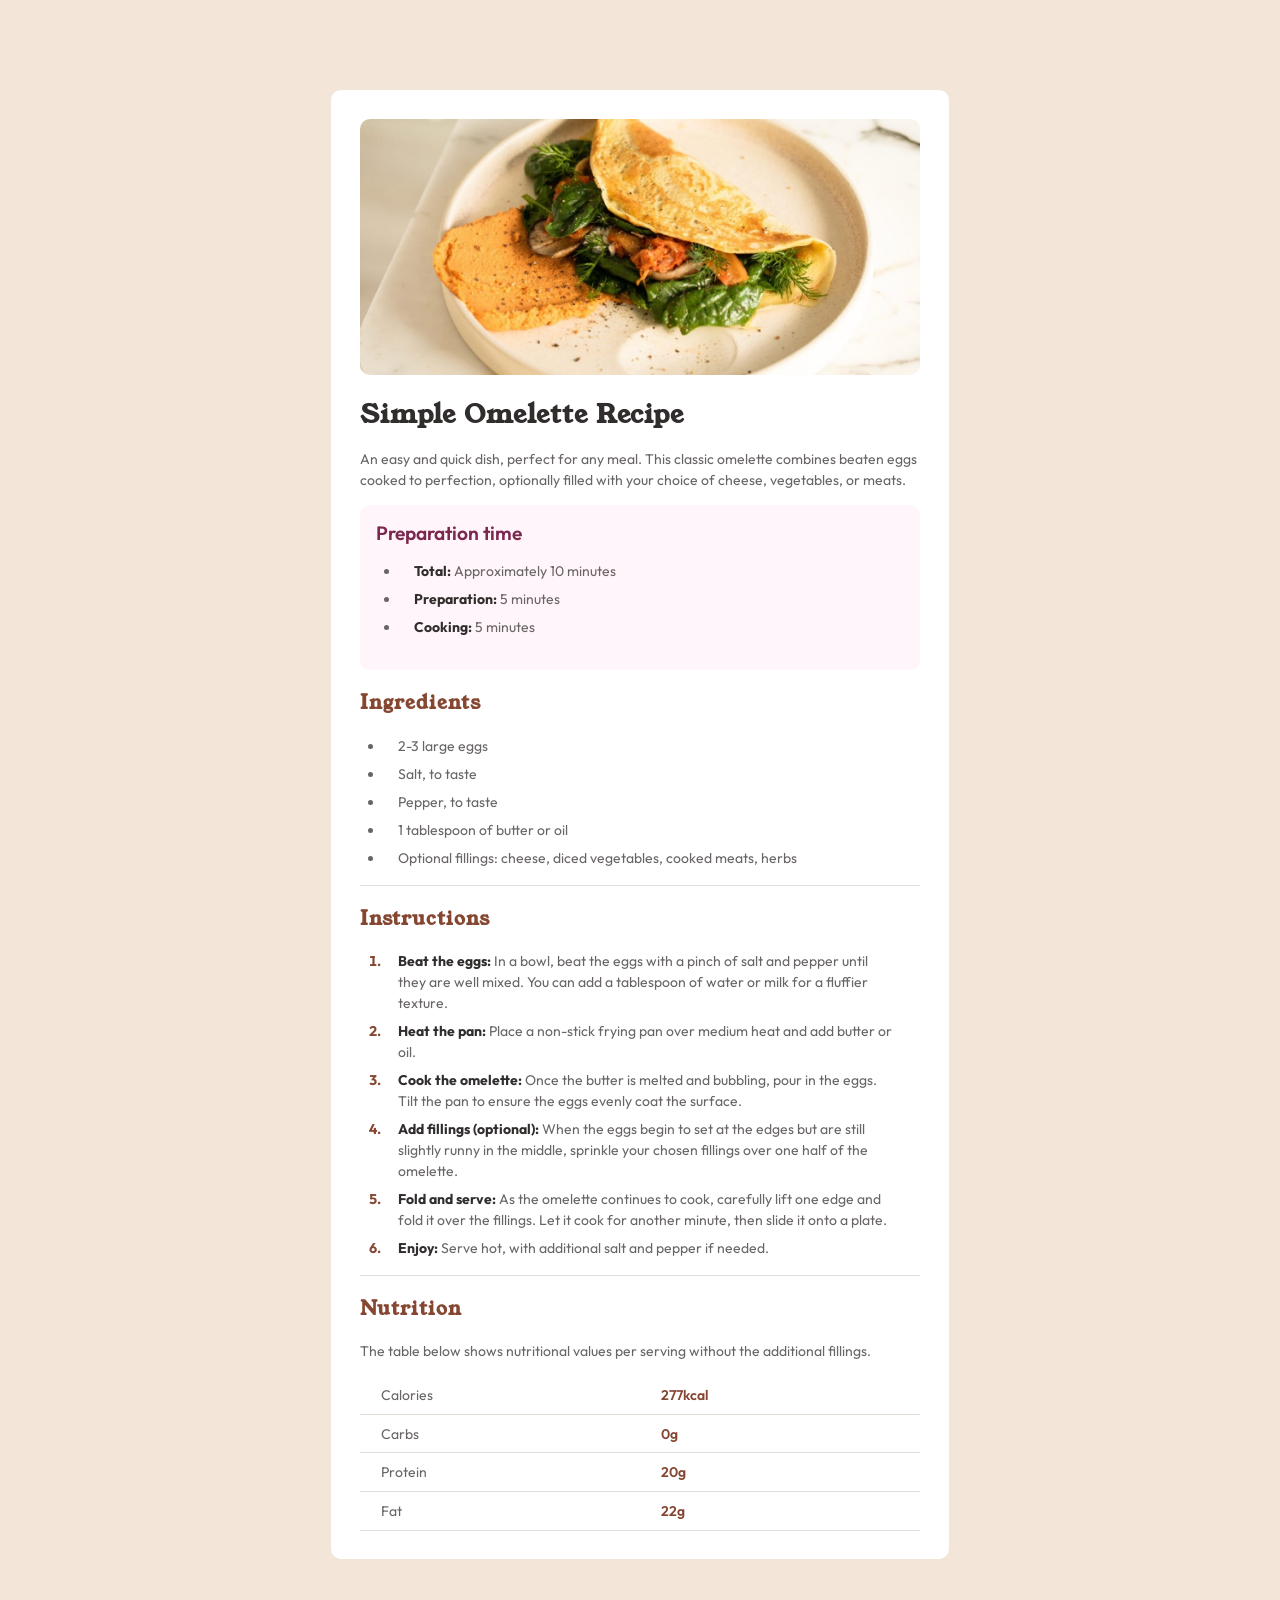
<file: recipe-page/index.html>
<!DOCTYPE html>
<html lang="en">
<head>
  <meta charset="UTF-8">
  <meta name="viewport" content="width=device-width, initial-scale=1.0"> <!-- displays site properly based on user's device -->

  <link rel="icon" type="image/png" sizes="32x32" href="./assets/images/favicon-32x32.png">
  
  <title>Frontend Mentor | Recipe page</title>
  <link rel="stylesheet" href="styles.css">
</head>
<body>
  <div>
    <img src="assets/images/image-omelette.jpeg" alt="slightly brown omelette on a white plate filled with green herbs and tomatoes on the inside and some brown sauce on the side of the plate">
    <h1>Simple Omelette Recipe</h1>

    <p>An easy and quick dish, perfect for any meal. This classic omelette combines beaten eggs cooked
    to perfection, optionally filled with your choice of cheese, vegetables, or meats.</p>

    <div class="inner-container">
      <h2>Preparation time</h2>
      <ul>
        <li><span>Total:</span> Approximately 10 minutes</li>
        <li><span>Preparation:</span> 5 minutes</li>
        <li><span>Cooking:</span> 5 minutes</li>
      </ul>
    </div>
    <div class="mid-section">
        <h3>Ingredients</h3>
  
    <ul>
      <li>2-3 large eggs</li>
      <li>Salt, to taste</li>
      <li>Pepper, to taste</li>
      <li>1 tablespoon of butter or oil</li>
      <li>Optional fillings: cheese, diced vegetables, cooked meats, herbs</li>
    </ul>
    </div>
    <div class="mid-section">
      <h3>Instructions</h3>
  
      <ol>
        <li><span>Beat the eggs:</span> <span class="instruction">In a bowl, beat the eggs with a pinch of salt and pepper until they are well mixed. 
          You can add a tablespoon of water or milk for a fluffier texture.</span></li>
        <li><span>Heat the pan:</span> <span class="instruction">Place a non-stick frying pan over medium heat and add butter or oil.</span></li>
        <li><span>Cook the omelette:</span> <span class="instruction">Once the butter is melted and bubbling, pour in the eggs. Tilt the pan to ensure the eggs evenly coat the surface.</span></li>
        <li><span>Add fillings (optional):</span> <span class="instruction">When the eggs begin to set at the edges but are still slightly runny in the middle, sprinkle your chosen fillings over one half of the omelette.</span></li>
        <li><span>Fold and serve:</span> <span class="instruction">As the omelette continues to cook, carefully lift one edge and fold it over the fillings. Let it cook for another minute, then slide it onto a plate.</span></li>
        <li><span>Enjoy:</span> <span class="instruction">Serve hot, with additional salt and pepper if needed.</span></li>
        </ol>
    </div>
    <h3>Nutrition</h3>
  
    <p>The table below shows nutritional values per serving without the additional fillings.</p>
    <div class="grid-container">
      <div>Calories</div>
      <div class="even">277kcal</div>   
      <div>Carbs</div>
      <div class="even">0g</div>
      <div>Protein</div>
      <div class="even">20g</div>
      <div>Fat</div>
      <div class="even">22g</div>
    </div>
  </div>
</body>
</html>
</file>
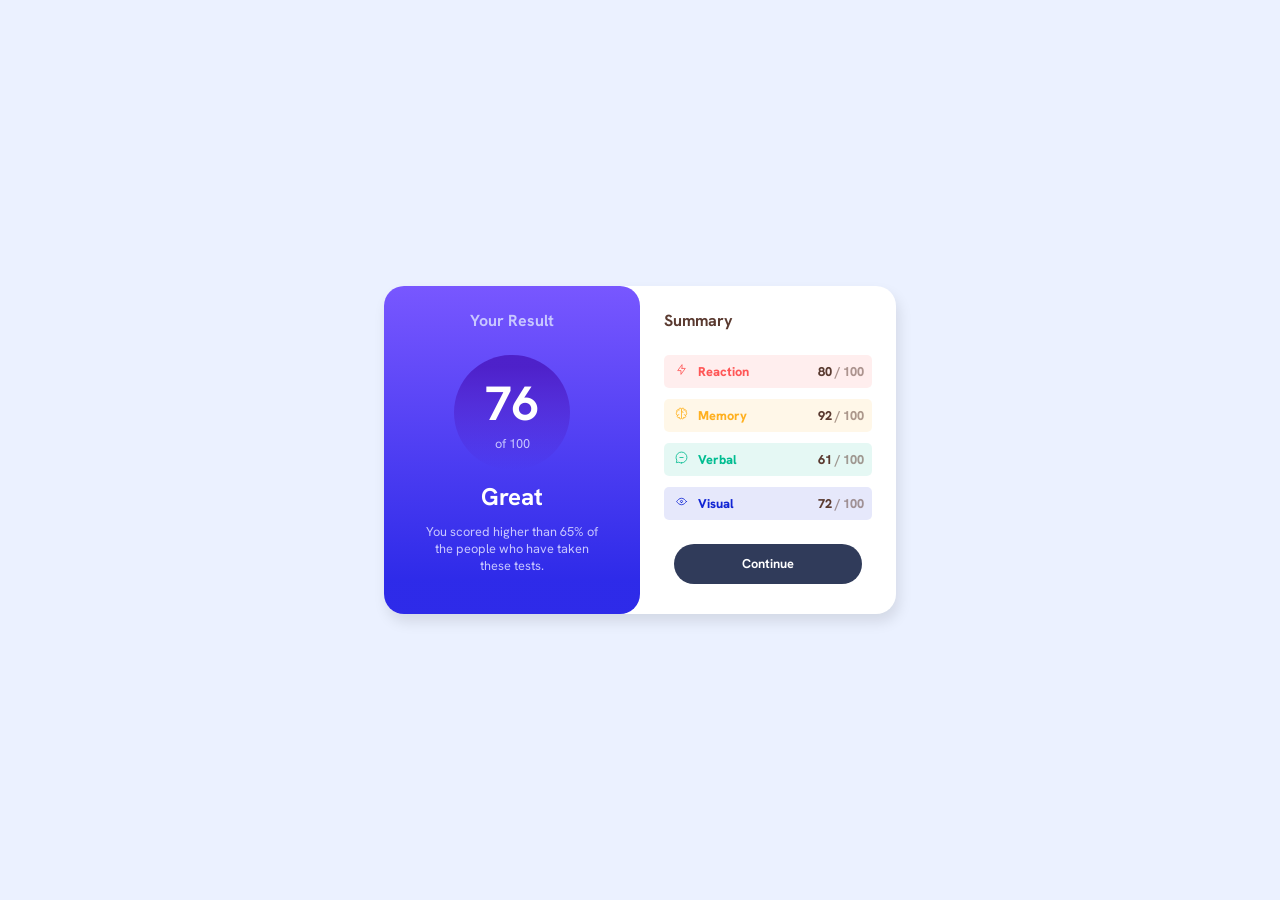
<file: results-summary-component/index.html>
<!DOCTYPE html>
<html lang="en">
<head>
  <meta charset="UTF-8">
  <meta name="viewport" content="width=device-width, initial-scale=1.0">

  <link rel="icon" type="image/png" sizes="32x32" href="./assets/images/favicon-32x32.png">
  
  <title>Frontend Mentor | Results summary component</title>

  <link rel="stylesheet" href="styles.css">
  
</head>
<body>
  <div class="wrapper">
    <div class="left-main">
      <h1>Your Result</h1>
        <div class="circle"> 
          <p class="result">76</p>
          <p>of 100</p>
        </div>
      
        <h2>Great</h2>
        <div><p>You scored higher than 65% of the people who have taken these tests.</p></div>
    </div>
    <div class="right-main">
      <h1><span>Summary</span></h1>
        <div class="grid-container">
          <div class="flex-container" id="one">
            <div class="left">Reaction</div>
            <div class="right"><span>80</span> / 100</div>
          </div>
          <div class="flex-container" id="two">
            <div class="left">Memory</div>
            <div class="right"><span>92</span> / 100</div>
          </div>
          <div class="flex-container" id="three">
            <div class="left">Verbal</div>
            <div class="right"><span>61</span> / 100</div>
          </div>
          <div class="flex-container" id="four">
            <div class="left">Visual</div>
            <div class="right"><span>72</span> / 100</div>
          </div>
        </div>
        <a href="#">Continue</a>
    </div>
  </div>
</body>
</html>
</file>
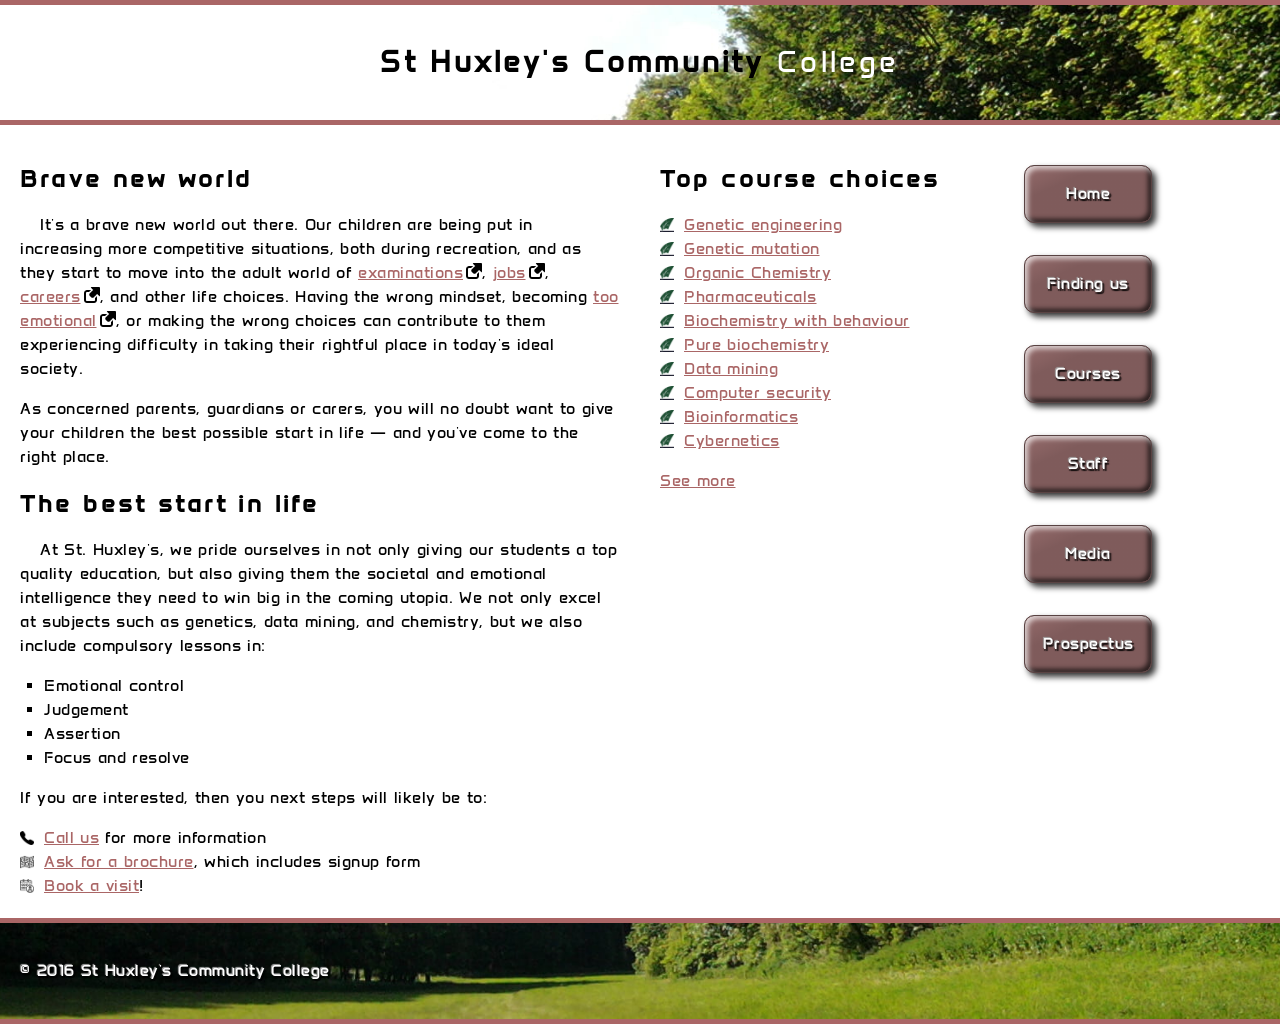
<file: school-homepage/index.html>
<!DOCTYPE html>
<html lang="en-US">
  <head>
    <meta charset="utf-8">
    <meta name="viewport" content="width=device-width">
    <title>St Huxley's Community College</title>
    <link href="style.css" type="text/css" rel="stylesheet">
    <link rel="preconnect" href="https://fonts.googleapis.com">
    <link rel="preconnect" href="https://fonts.gstatic.com" crossorigin>
    <link href="https://fonts.googleapis.com/css2?family=Anta&display=swap" rel="stylesheet">
  </head>
  <body>

  <header>
    <h1>St Huxley's Community<span id="middle"> College</span></h1>
  </header>

  <section>
      <h2>Brave new world</h2>

      <p>It's a brave new world out there. Our children are being put in increasing more competitive situations, both during recreation, and as they start to move into the adult world of <a href="https://en.wikipedia.org/wiki/Examination">examinations</a>, <a href="https://en.wikipedia.org/wiki/Jobs">jobs</a>, <a href="https://en.wikipedia.org/wiki/Career">careers</a>, and other life choices. Having the wrong mindset, becoming <a href="https://en.wikipedia.org/wiki/Emotion">too emotional</a>, or making the wrong choices can contribute to them experiencing difficulty in taking their rightful place in today's ideal society.</p>

      <p>As concerned parents, guardians or carers, you will no doubt want to give your children the best possible start in life — and you've come to the right place.</p>

      <h2>The best start in life</h2>

      <p>At St. Huxley's, we pride ourselves in not only giving our students a top quality education, but also giving them the societal and emotional intelligence they need to win big in the coming utopia. We not only excel at subjects such as genetics, data mining, and chemistry, but we also include compulsory lessons in:</p>

      <ul>
        <li>Emotional control</li>
        <li>Judgement</li>
        <li>Assertion</li>
        <li>Focus and resolve</li>
      </ul>

      <p>If you are interested, then you next steps will likely be to:</p>
      
      <ol>
        <li class="call"><a href="#">Call us</a> for more information</li>
        <li class="brochure"><a href="#">Ask for a brochure</a>, which includes signup form</li>
        <li class="visit"><a href="#">Book a visit</a>!</li>
      </ol>
  </section>

  <aside>

    <h2>Top course choices</h2>

    <ul>
      <li><a href="#">Genetic engineering</a></li>
      <li><a href="#">Genetic mutation</a></li>
      <li><a href="#">Organic Chemistry</a></li>
      <li><a href="#">Pharmaceuticals</a></li>
      <li><a href="#">Biochemistry with behaviour</a></li>
      <li><a href="#">Pure biochemistry</a></li>
      <li><a href="#">Data mining</a></li>
      <li><a href="#">Computer security</a></li>
      <li><a href="#">Bioinformatics</a></li>
      <li><a href="#">Cybernetics</a></li>
    </ul>

    <p><a href="#">See more</a></p>

  </aside>

  <nav>

    <ul>
      <li><a href="#">Home</a></li>
      <li><a href="#">Finding us</a></li>
      <li><a href="#">Courses</a></li>
      <li><a href="#">Staff</a></li>
      <li><a href="#">Media</a></li>
      <li><a href="#">Prospectus</a></li>
    </ul>

  </nav>

  <footer>

    <p>&copy; 2016 St Huxley's Community College</p>

  </footer>

  </body>
</html>
</file>
<file: 3-column-preview-card/styles.css>
@font-face {
    font-family: 'Lexend Deca';
    src: url(fonts/LexendDeca-VariableFont_wght.ttf);
 }

 @font-face {
    font-family: 'Big Shoulders Display';
    src: url(fonts/BigShouldersDisplay-VariableFont_wght.ttf);
 }

 body {
    font-family: 'Lexend Deca';
    display: flex;
    align-items: center;
    justify-content: center;
    flex-direction: column;
    min-height: 100vh;
    background-color: hsl(0, 0%, 95%);
 }

 .wrapper {
    display: flex;
    flex-wrap: wrap;
    justify-content: center;
    max-width: 100%;
    border-radius: 10px;
 }

 .internal {
    padding: 2rem;
    color: hsla(0, 0%, 100%, 0.75);
    flex-basis: 12rem;
 }

.one {
    background-color: hsl(31, 77%, 52%);
 }

 .two {
    background-color: hsl(184, 100%, 22%);
 }

 .three {
    background-color: hsl(179, 100%, 13%);
 }

 /* Text styles */
 h1 {
    font-family: 'Big Shoulders Display';
    text-transform: uppercase;
    color: hsl(0, 0%, 95%);
 }

 p {
    font-size: .7rem;
    margin-bottom: 2rem;
 }

 /* Link design */
.internal a {
    display: inline-block;
    font-size:.8rem;
    margin-top: 2rem;
    text-decoration: none;
    background-color: hsl(0, 0%, 95%);
    padding: .8em 2em;
    border-radius: 25px;
    border: 2px solid hsl(0, 0%, 95%);
}

.one a {
   color: hsl(31, 77%, 52%);
}

.two a {
   color: hsl(184, 100%, 22%);
}

.three a {
   color: hsl(179, 100%, 13%);
}

a:hover, a:focus {
   background-color: transparent;
   color: hsl(0, 0%, 95%);
}

/* Responsive design style */
@media (max-width: 49rem) and (min-width: 33rem) {
   .one {
      border-radius: 10px 0 0 10px;
   }
   .two {
      border-radius: 0 10px 10px 0;
   }
   .three {
      border-radius: 0 0 10px 10px;
   }
}

@media (max-width: 33rem) {
   .one {
      border-radius: 10px 10px 0 0;
   }
   .three {
      border-radius: 0 0 10px 10px;
   }
}

@media (min-width: 49rem) {
   .one {
      border-radius: 10px 0 0 10px;
   }
   .three {
      border-radius: 0 10px 10px 0;
   }
}
</file>
<file: article-preview-component/style.css>
@font-face {
    font-family: 'Manrope';
    src: url(fonts/Manrope-VariableFont_wght.ttf);
}

/* Layout */

body {
    background-color: hsl(210, 46%, 95%);
}
.wrapper {
    font-family: 'Manrope';
    min-height: 100vh;
    display: flex;
    flex-direction: column;
    justify-content: center;
    align-items: center;
}

.content {
    background-color: #fff;
    max-width: 40em;
    display: flex;
    border-radius: 10px;
}

.main-image {
    width: 35%;
    object-fit: cover;
    object-position: 0%;
    border-radius: 10px 0 0 10px;
}

.content-right {
    padding: 1em 2em;    
    position: relative;
}

.footer {
    display: flex;
    align-items: center;
    justify-content: space-between;
    margin-bottom: 1em;
}

.subfooter {
    display: flex;
    align-items: center;
    justify-content: flex-start;
    gap: 1em;
}

.avatar {
    max-width: 2rem;
    border-radius: 50%;
}

/* Text styling */

h1 {
    font-size: 1.2rem;
}

p {
    font-size: .8rem;
    color: hsl(214, 17%, 51%);
}

.author p {
    margin: 0;
}

.author p:first-of-type, h1 {
    color: hsl(217, 19%, 35%);
}

span {
    letter-spacing: 5px;
    font-size: .7rem;
    color: hsla(217, 55%, 79%, 0.7);
}

/* Link styling */

.share-btn {
    position: relative;
    display: block;
    padding: .4em .6em;
    background-color: hsla(212, 23%, 69%, 0.2);
    border-radius: 50%;
    margin-right: .4em;
    cursor: pointer;
}

.social-links {
    position: absolute;
    bottom: 5em;
    right: -2.5em;
    background-color: hsla(217, 19%, 35%, 1);
    display: none;
    gap: .8em;
    align-items: center;
    padding: .5em 1em;
    color: white;
    border-radius: 10px;
}

.social-links::after {
    content: '';
    position: absolute;
    top: 100%;
    left: 50%;
    transform: translateX(-50%);
    border-left: 10px solid transparent;
    border-right: 10px solid transparent; 
    border-top: 10px solid hsla(217, 19%, 35%, 1);
}

.social-links a {
    display: block;
    margin: 5px 0;
}

/* Responsive design */

@media (max-width: 500px) {
    .content {
        flex-direction: column;
    }
    .content {
        margin-inline: 1em;
    }
    .footer {
        margin-bottom: 0;
    }
    .main-image {
        width: 100%;
        max-height: 15em;
        border-radius: 10px 10px 0 0;
    }
    .share-btn {
        position: absolute;
        z-index: 2;
        order: 2;
        bottom: 3%;
        right: 10%;
    }
    .content-right {
        position: relative;
    }
    .social-links {
        bottom: 0;
        left: 0;
        width: calc(100% - 2rem);
        border-radius: 0 0 10px 10px;
        order: 1;
        z-index: 1;
    }
    .social-links::after {
        display: none;
    }
}

@media (max-width: 310px) {
    .author {
        max-width: 2.6rem;
    }
    .content {
        margin-inline: 0;
    }
    .social-links {
        gap: 0.2em;
    }
    .share-btn {
        bottom: 2%;
        right: 1%;
    }
}
</file>
<file: blog-preview-card/styles.css>
/*

## Layout

The designs were created to the following widths:

- Mobile: 375px
- Desktop: 1440px

## Colors

### Primary

- Yellow: hsl(47, 88%, 63%)

### Neutral

- White: hsl(0, 0%, 100%)
- Grey: hsl(0, 0%, 50%)
- Black: hsl(0, 0%, 7%)

## Typography

### Body Copy

- Font size (paragraph): 16px

### Font

- Family: [Figtree](https://fonts.google.com/specimen/Figtree)
- Weights: 500, 800
*/

@font-face {
    font-family: 'Figtree';
    src: url(assets/fonts/Figtree-VariableFont_wght.ttf)
}
body {
    font-family: 'Figtree';
    font-size: 0.8em;
    margin: 0;
    display: flex;
    justify-content: center;
    align-items: center;
    background-color: hsl(47, 88%, 63%);
    min-height: 100vh;
}

body > div {
    border: 1.5px solid hsl(0, 0%, 7%);
    background-color: hsl(0, 0%, 100%);
    max-width: 20em;
    height: auto;
    border-radius: 15px;
    padding: 1.5em;
    box-shadow: 6px 6px 6px 2px rgb(0,0,0,1);
}

h1 {
    display: inline-block;
    border-radius: 5px;
    font-size: .8em;
    padding: .5em .8em;
    margin-top: 1.5em;
    background-color: hsl(47, 88%, 63%);
    font-weight: 800;
}

a + p {
    margin-bottom: 1.6em;
    color: hsl(0, 0%, 50%);
}

h1 + p {
    margin-top: .5em;
    font-weight: 500;
    font-size: .8em;
}

a {
    font-weight: 800;
    font-size: 1.5em;
    text-decoration: none;
    color: hsl(0, 0%, 7%);
}

a:hover, a:active {
    color: hsl(47, 88%, 63%);
}
img {
    max-width: 100%;
    height: auto;
    border-radius: 10px;
}

.footer {
    font-weight: 800;
    display: flex;
    align-items: center;
    gap: 10px;
}

.avatar {
    max-width: 2.5rem;
}
</file>
<file: four-card-section/styles.css>
body {
    display: block;
    font-size: 14px;
    font-family: "Poppins", sans-serif;
    background-color: hsl(0, 0%, 98%);
}

.header {
    text-align: center;
    width: 400px;
    margin: 0 auto;
    max-width: 100%;
}

h1 {
    font-size: 1.8rem;
    font-weight: 200;
    color: hsl(234, 12%, 34%);
}

h2 {
    font-size: 1.2rem;
    margin: 1rem;
    font-weight: 600;
    color: hsl(234, 12%, 34%);
}

span {
    font-weight: 600;
}

p {
    color: hsl(229, 6%, 66%);
    margin-inline: 1rem;
}
.footer {
    display: grid;
    grid-template-columns: repeat(3, 1fr);
    justify-items: center;
    align-items: center;
    max-width: 1000px; /* to keep the gap between vertical blocks from getting too big */ 
    margin: 0 auto;
    gap: 1.5rem;
}

.item {
    height: auto;
    max-width: 300px;
    min-width: 200px;
    padding-bottom: 1rem;
    border-radius: 5px;
    box-shadow: 
    2px 8px 20px 3px rgba(0,0,0,0.1),
    -2px 8px 20px 3px rgba(0,0,0,0.1);
}

#middle {
    display: grid;
    gap: 2rem;
}
@media (max-width: 600px) {
    .footer {
        grid-template-columns: 1fr;
    }
    
}

/* setting icons */

.icon {
    display: block;
    margin-right: 1.5rem;
    margin-left: auto;
    max-width: 3rem;
}

#left .item {
    border-top: 3px solid hsl(180, 62%, 55%);
}

#middle .item:first-child {
    border-top: 3px solid hsl(0, 78%, 62%);
}

#middle .item:last-child {
    border-top: 3px solid hsl(34, 97%, 64%);
}

#right .item {
    border-top: 3px solid hsl(212, 86%, 64%);
}
</file>
<file: fylo-data-storage/style.css>
:root {
    --gradient-start: hsl(6, 100%, 80%);
    --gradient-end: hsl(335, 100%, 65%);
    --pale-blue: hsl(243, 100%, 93%);
    --grayish-blue: hsl(229, 7%, 55%);
    --dark-blue: hsl(228, 56%, 26%);
    --very-dark-blue: hsl(229, 57%, 11%);
}

@font-face {
    font-family: 'Raleway';
    src: url(fonts/Raleway-VariableFont_wght.ttf);
}

/* General settings */

*, *::before, *::after {
    margin: 0;
    padding: 0;
    box-sizing: border-box;
}

/* Main layout */

body {
    font-family: 'Raleway';
    font-size: 0.7rem;
    color: var(--pale-blue);
    min-height: 100vh;
    display: flex;
    flex-direction: column;
    gap: 2rem;
    justify-content: center;
    align-items: center;
    background-color: var(--very-dark-blue);
    background-image: url(images/bg-desktop.png);
    background-repeat: no-repeat;
    background-position: bottom;
    background-size: 100% 50%;
}


main {
    display: flex;
    justify-content: center;
    align-items: flex-end;
    gap: 26px;
    margin-inline: auto;
}

.wrapper {
    width: 80vmin;
}

.left {
    width: 220px;
    height: 100%;
    background-color: var(--dark-blue);
    padding: 30px;
    border-radius: 10px 80px 10px 10px;
}

.right {
    background-color: var(--dark-blue);
    min-width: 220px;
    height: 80%;
    padding: 20px 25px;
    border-radius: 10px;
    position: relative;
}

.left-box {
    display: grid;
}

.inner-left-box {
    display: grid;
    gap: 10px;
    justify-content: flex-start;
    grid-template-columns: repeat(4, 1fr);
}

.logo {
    margin-bottom: 20px;
    width: 80px;
}

.image-holder {
    display: flex;
    align-items: center;
    justify-content: center;
    background-color: var(--very-dark-blue);
    width: 2rem;
    height: 2rem;
    border-radius: 10px;
}

.image-holder img {
    width: 60%;
}

.image-holder .file {
    width: 40%;
}

.right-box {
    display: grid;
    grid-template-rows: 20px 15px 20px;
    gap: 5px;
}

.all-space {
    background-color: var(--very-dark-blue);
    border-radius: 20px;
    display: flex;
    justify-content: flex-start;
}

.indicator {
    display: flex;
    justify-content: space-between;
    font-weight: 700;
}

.used-space {
    height: 100%;
    width: 70%;
    background: linear-gradient(to right, hsl(6, 100%, 80%), hsl(335, 100%, 65%) 60%);
    border-radius: 20px;
    border: 1.5px solid var(--very-dark-blue);
    display: flex;
    justify-content: flex-end;
}

.ball {
    background-color: antiquewhite;
    height: 100%;
    aspect-ratio: 1;
    border-radius: 50%;
    border: 1.5px solid hsl(335, 100%, 65%);
}

.space-left {
    position: absolute;
    color: black;
    top: -30%;
    right: 30px;
    font-size: 1.5rem;
    background-color: white;
    padding: 10px;
    border-radius: 5px 5px 0 5px;
    display: flex;
    align-items: center;
    gap: 10px;
}

.gb-left {
    font-size: .6rem;
    text-transform: uppercase;
    font-weight: 700;
    color: rgb(0,0,0,0.4);
}

@media (max-width: 720px) {
    body {
        background-image: url(images/bg-mobile.png);
        background-size: cover;
    }
    main {
        flex-wrap: wrap;
    }
    .space-left {
        top: 80%;
        right: 50%;
        transform: translateX(50%);
        border-radius: 5px;
    }
    .space-left::after {
        display: none;
    }
}

.space-left::after {
    content: '';
    position: absolute;
    top: 100%;
    right: 0;
    border-left: 15px solid transparent;
    border-top: 15px solid white;
}
</file>
<file: hire-cat-worker/style.css>
/* Section one */

body {
    font-family: "Raleway", sans-serif;
}
#one, #footer {
    background-color: #1f2937;
    color: #fff;
}

.header-links {
    display: flex;
    flex-wrap: wrap;
    justify-content: center;
    align-items: center;
    gap: 1rem;
}

.h1 {
    font-size: 2em; 
}

.header {
    display: flex;
    flex-wrap: wrap;
    justify-content: space-around;
    align-items: center;
}

.logo {
    display: flex;
    align-items: center;
    gap: 10px;
}
.logo img {
    background-color: #fff;
    border-radius: 50%;
    width: 3rem;
    height: 3rem;
}
.header-links a {
    text-decoration: none;
    color: #fff;
}

.header-links > div {
    display: flex;
    align-items: center;
    gap: 5px;
    font-weight: bold;
    font-size: 1.3rem;
}

a img {
    border-radius: 30%;
}
.call {
    height: 3rem;
    width: 3rem;
}

.email {
    height: 3rem;
    width: 3rem;
}

.visit {
    height: 3rem;
    width: 3rem;
}

.one-bottom {
    display: flex;
    justify-content: center;
    align-items: center;
}

.one-bottom > div {
    color: rgb(232, 224, 224);
    display: flex;
    width: 70%;
    padding: 6rem;
    gap: 2rem;
}

.one-bottom > div > div {
    flex: 1;
}

.one-bottom p {
    margin: 10px 0;
    margin-bottom: 20px;
    padding: 0;
}

.one-bottom h2 {
    margin: 0;
    padding: 0;
    font-size: 48px;
    font-weight: 900;
    color:#f9faf8;
}

.cat-chef {
    width: 100%;
    object-fit: cover; 
}

.right {
    display: flex;
    align-items: center;
}

.left a {
    font-weight: bold;
    padding: .5rem 2rem;
    text-decoration: none;
    color: #fff;
    border-radius: 10px;
    background-color: #3882f6;
}

.left a:hover {
    background-color: #789fdd;
}

.left {
    display: block;
}

/* Setting media queries for smaller screens */

@media screen and (max-width: 1000px) {
    .header-links {
        gap: 0.5rem; /* Smaller gap for tighter spaces */
    }
    .one-bottom p {
        font-size: 80%;
    }
    .one-bottom h2 {
        font-size: 30px;
    }
}

@media screen and (max-width: 600px) {
    .one-bottom p{ 
        font-size: 100%;
    }
    .one-bottom h2 {
        font-size: 30px;
    }
    .one-bottom > div {
        width: 100%; 
        padding: 2rem;
    }
    .one-bottom > div {
        flex-direction: column;
    }
    .mario {
        height: auto;
    }
    @media screen and (max-width: 350px) {
        .header {
            display: flex;
            flex-direction: column;
            align-items: center;
        }
        .header-links {
            display: flex;
            flex-direction: column;
        }
    }
}

/* Section two */

.two-images {
    display: flex;
    flex-wrap: wrap;
    justify-content: center;
    gap: 20px;
}

#two {
    text-align: center;
}

#two h2 {
    padding: 1rem 1rem;
}

.two-images > * {
    width: 150px;
    margin-bottom: 20px; 
}

.two-images img {
    max-width: 100%;
    height: auto;
    border: 3px solid #1f2937;
    border-radius: 15px;
}

.two-images p {
    margin: 10px 0 0;
    word-wrap: break-word; 
}

/* Section three */

#three {
    padding-inline: 20%;
    padding-block: 5%;
    background-color: #e5e7eb;
    font-size: 1.5em;
    font-style: italic;
    font-weight: 300;
    color: #1f2937;
}

#three p + p {
    font-weight: bold;
    text-align: end;
    font-size: .8em;
    margin-top: .5rem;
}

/* Section four */

.blue-square {
    border-radius: 10px;
    margin: 10% 20%;
    background-color: #3882f6;
    color: #fff;
    padding: 20px;
}

.blue-square > div {
    display: flex;
    flex-wrap: wrap;
    justify-content: space-around;
    align-items: center;
}

span {
    font-weight: bold;
    font-size: 18px;
}
.blue-square a {
    border: 1px solid white;
    font-weight: bold;
    padding: .5rem 2rem;
    text-decoration: none;
    color: #fff;
    border-radius: 10px;
    align-self: center;
}

.blue-square a:hover {
    background-color: rgb(33, 71, 132);
}

/* Section five */

#footer {
    display: flex;
    justify-content: center;
    align-items: center;
}
</file>
<file: interactive-rating/style.css>
:root {
    --color-orange: hsl(25, 97%, 53%);
    --bt-bg-color: hsl(210, 12%, 23%);
    --tx-color-white: hsl(0, 0%, 100%);
    --tx-light-grey: hsl(217, 12%, 63%);
    --bg-medium-grey: hsl(216, 12%, 54%);
    --bg-dark-blue: hsl(213, 19%, 18%);
    --bg-very-dark-blue: hsl(216, 12%, 8%);
}

@font-face {
    font-family: 'Overpass';
    src: url(fonts/Overpass-VariableFont_wght.ttf);
}

/* General settings */

* {
    margin: 0;
    padding: 0;
    box-sizing: border-box;
}

body {
    font-size: 0.875rem;
    font-family: 'Overpass';
    min-height: 100vh;
    display: grid;
    place-content: center;
    background-color: var(--bg-very-dark-blue);
    gap: 1em;
    line-height: 1.5;
}

.wrapper {
    width: min(90%, 25em);
    border-radius: 20px;
    margin-inline: auto;
    background-color: var(--bg-dark-blue);
    padding: 2em;
    display: grid;
    grid-template-columns: 1fr;
    gap: 1em;
}

#evaluation-page img {
    padding: 1em;
    border-radius: 50%;
    background-color: var(--bt-bg-color);
    box-shadow: 2px 2px 0 0 rgb(0,0,0,0.7);
}

.buttons {
    display: grid;
    grid-template-columns: repeat(5, 1fr);
    gap: 3vmin;
    margin-block: 1em;
}

.buttons button {
    color: var(--bg-medium-grey);
    background-color: var(--bt-bg-color);
    width: 90%;
    aspect-ratio: 1;
    border-radius: 50%;
    border: none;
    font-weight: 700;
    box-shadow: 2px 2px 0 0 rgb(0,0,0,0.7);
    cursor: pointer;
    font-size: 1rem;
}

.submit {
    padding-block: .6em;
    border-radius: 20px;
    text-transform: uppercase;
    text-align: center;
    letter-spacing: 2px;
    font-weight: 500;
    color: var(--tx-color-white);
    background-color: var(--color-orange);
    border: none;
    box-shadow: 2px 2px 0 0 rgb(0,0,0,0.7);
    text-shadow: 1px 1px 0 rgba(255, 255, 255, 0.4);
    cursor: pointer;
}

button:hover, button:focus {
    background-color: var(--tx-light-grey);
    color: var(--tx-color-white);
}

.submit:active {
    color: var(--color-orange);
    background-color: var(--tx-color-white);
}

#result-page img {
    margin-inline: auto;
}

.result {
    display: block;
    border-radius: 20px;
    width: 65%;
    margin: .5em auto;
    padding: .3em;
    background-color: var(--bt-bg-color);
    color: var(--color-orange);
}

/* Text stylying */

h1 {
    color: var(--tx-color-white);
    font-size: 1.5rem;
    text-shadow: 2px 2px 0 rgb(255,255,255,0.4);
}

p {
    color: var(--tx-light-grey);
    font-weight: 500;
}

#result-page {
    text-align: center;
}
</file>
<file: landing-page/style.css>
/* Section one */

body {
    font-family: "Raleway", sans-serif;
}
#one, #footer {
    background-color: #1f2937;
    color: #fff;
}

.header-links {
    display: flex;
    flex-wrap: wrap;
    justify-content: center;
    align-items: center;
    gap: 1rem;
}

.h1 {
    font-size: 2em; 
}

.header {
    display: flex;
    flex-wrap: wrap;
    justify-content: space-around;
    align-items: center;
}

.logo {
    display: flex;
    align-items: center;
    gap: 10px;
}
.logo img {
    background-color: #fff;
    border-radius: 50%;
    width: 3rem;
    height: 3rem;
}
.header-links a {
    text-decoration: none;
    color: #fff;
}

.header-links > div {
    display: flex;
    align-items: center;
    gap: 10px;
    font-weight: bold;
    font-size: 1.3rem;
}
a img {
    border-radius: 30%;
}
.call {
    height: 3rem;
    width: 3rem;
}

.email {
    height: 3rem;
    width: 3rem;
    background-color: white;
}

.visit {
    height: 3rem;
    width: 3rem;
    background-color: white;
}

.one-bottom {
    display: flex;
    justify-content: center;
    align-items: center;
}

.one-bottom > div {
    color: rgb(232, 224, 224);
    display: flex;
    width: 70%;
    padding: 6rem;
    gap: 2rem;
}

.one-bottom > div > div {
    flex: 1;
}

.one-bottom p {
    margin: 10px 0;
    margin-bottom: 20px;
    padding: 0;
}

.one-bottom h2 {
    margin: 0;
    padding: 0;
    font-size: 48px;
    font-weight: 900;
    color:#f9faf8;
}

.cat-chef {
    width: 100%;
    object-fit: cover; 
}

.right {
    display: flex;
    align-items: center;
}

.left a {
    font-weight: bold;
    padding: .5rem 2rem;
    text-decoration: none;
    color: #fff;
    border-radius: 10px;
    background-color: #3882f6;
}

.left {
    display: block;
}

@media screen and (max-width: 1000px) {
    .header-links {
        gap: 0.5rem; /* Smaller gap for tighter spaces */
    }
    .one-bottom p {
        font-size: 80%;
    }
    .one-bottom h2 {
        font-size: 30px;
    }
}

@media screen and (max-width: 600px) {
    .one-bottom p{ 
        font-size: 100%;
    }
    .one-bottom h2 {
        font-size: 30px;
    }
    .one-bottom > div {
        width: 100%; 
        padding: 2rem;
    }
    .one-bottom > div {
        flex-direction: column;
    }
    .mario {
        height: auto;
    }
    @media screen and (max-width: 350px) {
        .header {
            display: flex;
            flex-direction: column;
            align-items: center;
        }
        .header-links {
            display: flex;
            flex-direction: column;
        }
    }
}

/* Section two */

.two-images {
    display: flex;
    flex-wrap: wrap;
    justify-content: center;
    gap: 20px;
}

#two {
    text-align: center;
}

#two h2 {
    padding: 1rem 1rem;
}

.two-images > * {
    width: 150px;
    margin-bottom: 20px; 
}

.two-images img {
    max-width: 100%;
    height: auto;
    border: 3px solid #1f2937;
    border-radius: 15px;
}

.two-images p {
    margin: 10px 0 0;
    word-wrap: break-word; 
}

/* Section three */

#three {
    padding-inline: 20%;
    padding-block: 5%;
    background-color: #e5e7eb;
    font-size: 1.5em;
    font-style: italic;
    font-weight: 300;
    color: #1f2937;
}

#three p + p {
    font-weight: bold;
    text-align: end;
    font-size: .8em;
    margin-top: .5rem;
}

/* Section four */

.blue-square {
    border-radius: 10px;
    margin: 10% 20%;
    background-color: #3882f6;
    color: #fff;
    padding: 20px;
}

.blue-square > div {
    display: flex;
    flex-wrap: wrap;
    justify-content: space-around;
    align-items: center;
}

span {
    font-weight: bold;
    font-size: 18px;
}
.blue-square a {
    border: 1px solid white;
    font-weight: bold;
    padding: .5rem 2rem;
    text-decoration: none;
    color: #fff;
    border-radius: 10px;
    align-self: center;
}

/* Section five */

#footer {
    display: flex;
    justify-content: center;
    align-items: center;
}
</file>
<file: nft-preview-card/style.css>
/* Font settings */

@font-face {
font-family: 'Outfit';
src: url(fonts/Outfit-VariableFont_wght.ttf);
}

/* Main layout settings */

body {
    background-color: hsl(217, 54%, 11%);
    font-family: 'Outfit';
    display: flex;
    flex-direction: column;
    justify-content: center;
    align-items: center;
    min-height: 100vh;
}

.wrapper {
    display: block;
    background-color: hsl(216, 50%, 16%);
    max-width: 15em;
    padding: 1rem;
    color: hsl(215, 27%, 54%);
    border-radius: 10px;
    box-shadow: 1rem 2rem .3rem 0 rgba(8, 15, 25, 0.2), -1rem 2rem .3rem 0 rgba(8, 15, 25, 0.2), -2rem 3rem 2rem 0 rgba(8, 15, 25, 0.2), 2rem 3rem 2rem 0 rgba(8, 15, 25, 0.2), -2rem -1rem 2rem 0 rgba(8, 15, 25, 0.2), 2rem -1rem 2rem 0 rgba(8, 15, 25, 0.2);
}

.price {
    padding-block: 1.5rem;
    display: flex;
    justify-content: space-between;
    font-size: .8rem;
    font-weight: 700;
    border-bottom: 1px solid hsl(215, 32%, 27%);
}

.signature-container {
    display: flex;
    align-items: center;
    gap: 1rem;
    margin-top: 1rem;
}

/* Image stylying */

.image-link img {
    border-radius: 5px;
    display: block;
    max-width: 100%;
    height: auto;
}

.link-wrapper {
    position: relative;
}

.avatar {
    width: 1.8rem;
    border: 1px solid white;
    border-radius: 50%;
}

.overlay img {
    display: block;
    color: white;
    width: 3rem;
}

/* Text styling */

.header {
    display: inline-block;
    margin-block: 1rem;
    font-weight: 500;
    font-size: 1.2rem;
    color: hsl(0, 0%, 100%);
}

p {
    margin: 0;
    font-size: .9rem;
}

.price-left {
    color: hsl(178, 100%, 50%);
    background-image: url(images/icon-ethereum.svg);
    background-repeat: no-repeat;
    padding-left: 1rem;
    background-size: .6rem;
}

.price-right {
    background-image: url(images/icon-clock.svg);
    background-repeat: no-repeat;
    padding-left: 1.3rem;
    background-size: 1rem;
}


.signature {
    font-size: .8rem;
    font-weight: 500;
}

/* Link styles */

a {
    text-decoration: none;
}

.signature a {
    display: inline-block;
    color: white;
}

a:hover, a:focus {
    color: hsl(178, 100%, 50%);
}

.overlay {
    border-radius: 5px;
    position: absolute;
    top: 0;
    left: 0;
    right: 0;
    bottom: 0;
    background: rgba(0, 255, 247, 0.5);
    display: flex;
    justify-content: center;
    align-items: center;
    opacity: 0;
    transition: opacity 0.3s ease; 
    width: auto;
}

.image-link:hover .overlay {
    opacity: 1;
}
</file>
<file: order-summary/style.css>
/* Font styles */

 @font-face {
    font-family: 'Red Hat Display';
    src: url(fonts/RedHatDisplay-VariableFont_wght.ttf);
 }

/* Text layout settings */

body {
    display: flex;
    flex-direction: column;
    font-family: 'Red Hat Display';
    background-image: url(images/pattern-background-desktop.svg);
    background-repeat: no-repeat;
    min-height: 100vh;
    background-color: hsl(225, 100%, 94%);
    justify-content: center;
    align-items: center;
    gap: 1rem;
}

.outer {
    max-width: 20em;
    background-color: #fff;
    border-radius: 10px;
    box-shadow: 0 10px 15px rgb(0,0,0,0.2);
}

.inner {
    margin: .8em;
    text-align: center;
}

.illustration {
    max-width: 100%;
    border-radius: 10px 10px 0 0;
}

.payment-window {
    display: flex;
    justify-content: space-between;
    align-items: center;
    margin: 1rem;
    padding: 1rem;
    background-color: rgb(224,232,255,0.4);
    font-size: .7rem;
    border-radius: 5px;
    gap: 1rem;
}

.payment-window-left {
    display: flex;
    align-items: center;
    gap: .5rem;
}

.plan-price {
    display: grid;
    grid-template-columns: 1fr;
}

.payment-window-left img {
    margin: 0;
    width: 2rem;
    border-radius: 50%;
}

/* Text stylying */

.header {
    font-weight: 900;
    font-size: 1.4rem;
    margin-block: 1rem;
}

.description {
    margin-inline: 1rem;
    font-size: .8rem;
    font-weight: 500;
    color: hsl(224, 23%, 55%);
}

.lower-line, .description {
    color: hsl(224, 23%, 55%);
}

.change-link, .upper-line {
    font-weight: 800;
}

.lower-line {
    font-weight: 500;
}

/* Link stylying */

.proceed, .cancel {
    display: inline-block;
    width: 90%;
    padding-block: .8em;
    font-size: .7rem;
    font-weight: 800;
    text-decoration: none;
    border-radius: 10px;
    margin-block: .5em;
}

.proceed {
    background-color: hsl(245, 75%, 52%);
    color: white;
    box-shadow: 0 10px 15px rgb(0,0,0,0.3);
}

.cancel {
    color: hsl(223, 15%, 41%);
}

.change-link:hover, .change-link:focus {
    color: hsl(245, 63%, 67%);
    text-decoration: none;
    transition: all .2s ease-out;
}

.proceed:hover, .proceed:focus {
    background-color: hsl(245, 63%, 67%);
    text-decoration: none;
    transition: all .4s ease-out;
}

.cancel:hover, .cancel:focus {
    color: black;
    font-weight: 900;
    transition: all .2s ease-out;
}

/* Responsive design */

@media (max-width: 500px) {
    body {
        background-image: url(images/pattern-background-mobile.svg);
        background-repeat: no-repeat;
        margin-inline: 1rem;
    }
}
</file>
<file: product-preview-card/styles.css>
/* Imported Fonts */

@font-face {
    font-family: "Fraunces";
    src: url(fonts/Fraunces-VariableFont_SOFT\,WONK\,opsz\,wght.ttf);
}

@font-face {
    font-family: "Montserrat";
    src: url(fonts/Montserrat-VariableFont_wght.ttf);
}

/* Main layout */
body {
    display: flex;
    justify-content: center;
    flex-direction: column;
    align-items: center;
    font-family: 'Montserrat';
    min-height: 100vh;
    background-color: hsl(30, 38%, 92%);
}

.wrapper {
    display: flex;
    max-width: 30em;
    background-color: hsl(0, 0%, 100%);
    border-radius: 10px;
}

.left, .right {
    box-sizing: border-box;
    width: 50%;
}

.left img {
    width: 100%;
    height: auto; 
    display: block;
    border-radius: 10px 0 0 10px;
}

.right {
    padding: 2em;
    font-size: .8rem;
    padding-bottom: 0;
}

.price {
    display: grid;
    grid-template-columns: 2fr 1fr;
    align-items: center;
    gap: 1rem;
}

.link-wrapper {
    display: flex;
    flex-direction: column;
    align-items: center;
    justify-content: flex-start;
}

/* Text settings */

p {
    color: hsl(228, 12%, 48%);
    font-weight: 500;
    word-spacing: .1rem;
    font-size: 0.7rem;
    line-height: 1.6;
}

p:first-of-type {
    margin: 0;
    letter-spacing: .3rem;
    text-transform: uppercase;
}

h1 {
    font-size: 1.6rem;
    font-family: 'Fraunces';
    line-height: 1;
}

h2 {
    font-size: 1.8rem;
    margin-block: .4rem;
    font-family: 'Fraunces';
    color: hsl(158, 36%, 37%);
}

.price div {
    color: hsl(228, 12%, 48%);
    font-weight: 500;
    font-size: 0.7rem;
    text-decoration: line-through;
}

/* Styling the link */
.right a {
    margin-block: .8rem;
    display: inline-block;
    border-radius: 5px;
    background-color: hsl(158, 36%, 37%);
    text-decoration: none;
    text-align: center;
    width: 12rem;
    padding-block: .6rem;
    color: #fff;
    background-image: url(images/icon-cart.svg);
    background-repeat: no-repeat;
    background-position: 22% 50%;
    background-size: .8rem;
    font-size: 0.7rem;
    font-weight: 600;
}

.right a:active {
    background-color: hsl(159, 32%, 21%);
}

/* Responsive image settings */

@media (max-width: 500px) {
    .wrapper {
        flex-direction: column;
        margin-inline: 1rem;
    }
    .left, .right {
        width: 100%;
    }
    .right {
        padding-top: 1rem;
    }
    h1 {
        margin-block: .5rem;
    }
    h2 {
        margin: 0;
    }
    .left img {
        border-radius: 10px 10px 0 0;    
    }
  }
</file>
<file: QR-code-component/style.css>
body {
    font-family: "Outfit", sans-serif;
    display: flex;
    justify-content: center;
    align-items: center;
    min-height: 100vh;
    background-color: hsl(212, 45%, 89%);
}
.frame {
    width: 250px;
    height: 400px;
    display: block;
    justify-content: center;
    padding: 1rem;
    background-color: #fff;
    border-radius: 15px;
    font-weight: 400;
    font-size: 15px;
}

img {
    width: 100%;
    height: 100%;
    object-fit: contain;
    border-radius: 10px;
    border: 1px solid hsl(217, 65%, 54%);
}

#heading {
    margin-top: 1rem;
    font-weight: 700;
    font-size: 20px;
    color: hsl(218, 44%, 22%);
}

.text {
    display: block;
    text-align: center;
    padding: 0;
    color: hsl(220, 15%, 55%);
}

p {
    margin: .5rem;
}
</file>
<file: recipe-page/styles.css>
@font-face {
    font-family: 'Outfit';
    src: url('assets/fonts/outfit/Outfit-VariableFont_wght.ttf');
  }

@font-face {
    font-family: 'Young Serif';
    src: url('assets/fonts/young-serif/YoungSerif-Regular.ttf');
}

body {
    margin: 0;
    padding-block: 10vh;
    font-family: 'Outfit';
    font-weight: 400;
    color: hsl(12, 2%, 40%);
    display: flex;
    justify-content: center;
    align-items: center;
    min-height: 100vh;
    background-color: hsl(30, 54%, 90%);
}

body > div {
    background-color: hsl(0, 0%, 100%);
    max-width: 35em;
    height: auto;
    padding: 1.8em;
    border-radius: 10px;
}

h1, h3 {
    color: hsl(24, 5%, 18%);
    font-family: 'Young Serif';
    font-weight: 600;
    font-size: 1.6em;    
    letter-spacing: 1px;
}

h3, h2 {
    font-size: 1.2em;
}

p, li {
    line-height: 1.5;
    font-size: 14px;
}

ul, ol {
    padding-inline: 1.5em;
}
li {
    margin-block: .5em;
    padding-left: 1em;
}

.mid-section {
    border-bottom: 1.5px solid hsl(30, 18%, 87%);
}
.inner-container {
    background-color: hsl(330, 100%, 98%);
    padding: 1em;
    border-radius: 10px;
}

img {
    max-width: 100%;
    border-radius: 10px;
}

ol li {
    color: hsl(14, 45%, 36%);
    font-weight: 700;
}

.instruction {
    font-weight: 400;
    color: hsl(12, 2%, 40%);
}

span {
    color: hsl(24, 5%, 18%);
    font-weight: 700;
}
.grid-container {
    display: grid;
    grid-template-columns: 1fr 1fr;
    font-size: 14px;
}

.even, h2, h3 {
    color: hsl(14, 45%, 36%);
    font-weight: 600;
}

h2 {
    margin: 0;
    color: hsl(332, 51%, 32%);
}

.grid-container > * {
    padding: .7em 1.5em;
    border-bottom: 1.5px solid hsl(30, 18%, 87%);
}


@media screen and (max-width: 650px) {
    body {
        padding: 0;
    }

    body > div {
        padding-top: 0;
    }
    img {
        border-radius: 0px;
        max-width: calc(100% + 3.6em);
        margin-left: -1.8em;
        display: block;
        height: auto; 
    }
}
</file>
<file: results-summary-component/styles.css>
/* Basic reset and fonts */
@font-face {
    font-family: 'Hanken Grotesk';
    src: url(assets/fonts/HankenGrotesk-VariableFont_wght.ttf);
}

body {
    margin: 0;
    font-family: 'Hanken Grotesk', sans-serif;
    display: flex;
    justify-content: center;
    align-items: center;
    min-height: 100vh;
    background-color: hsl(221, 100%, 96%);
}

/* Wrapper styles */

.wrapper {
    max-width: 32rem;
    background-color: hsl(0, 0%, 100%);
    display: flex;
    border-radius: 20px;
    box-shadow: 3px 8px 14px rgb(0,0,0,0.1);
}

/* Main section styles */

.left-main, .right-main {
    width: 50%;
    padding: 1.5rem;
}

.left-main {
    text-align: center;
    border-radius: 20px;
    background: linear-gradient(to bottom, rgba(120, 87, 255, 1), hsl(241, 81%, 54%) 90%);    color:hsl(0, 0%, 100%);
}

/* Text styles */

h1 {
    font-size: 1rem;
    margin: 0 0 1.5rem 0;
    color: hsl(241, 100%, 89%);
}

h2 {
    margin: .7rem;
}

p {
    margin: 0;
    color: hsl(241, 100%, 89%);
    font-size: .8rem;
}

/* Circle styles */

.circle {
    display: flex;
    flex-direction: column;
    margin-inline: auto;
    aspect-ratio: 1 / 1;
    width: 40%;
    border-radius: 50%;
    align-items: center;
    justify-content: center;
    padding: 1rem;
    background: linear-gradient(to top, hsla(241, 72%, 46%, 0), hsla(256, 72%, 46%, 1) 90%); 
}

/* Additional elements styles */

h2 + div {
    margin: 0 1rem 1rem 1rem;
}

.result {
    font-size: 3em;
    font-weight: 700;
    color: hsl(0, 0%, 100%);
}

.grid-container {
    display: grid;
    grid-template-columns: 1fr;
    gap: .7rem;
}

.flex-container {
    font-weight: 800;
    font-size: .8rem;
    display: flex;
    justify-content: space-between;
    padding: .5rem;
    border-radius: 5px;
}

/* Link styles */

a {
    display: block;
    width: 80%;
    text-align: center;
    text-decoration: none;
    margin: 1.5rem auto 0 auto;
    padding: .7rem;
    background-color: hsl(224, 30%, 27%);
    color: hsl(0, 0%, 100%);
    border-radius: 20px;
    font-size: .8rem;
    font-weight: 700;
}

a:hover, a:active {
    background-color: hsl(234, 85%, 45%);
}

/* Flex container variants */

.flex-container .right {
    color: rgb(90,58,48,0.5);
}

span {
    color: hsl(14, 30%, 27%);
}

/* Specific items styles */

#one .left, #two .left, #three .left, #four .left {
    padding-left: 1.6rem;
    background-repeat: no-repeat;
    background-position: .2rem 0;
    background-size: .8rem;
}

#one .left {
    color: hsl(0, 100%, 67%);
    background-image: url(assets/images/icon-reaction.svg);
}

#one {
    background-color: rgb(255,87,87,0.1);
}

#two .left {
    color: hsl(39, 100%, 56%);
    background-image: url(assets/images/icon-memory.svg);
}

#two {
    background-color: rgb(255,176,31,0.1);
}

#three .left {
    color: hsl(166, 100%, 37%);
    background-image: url(assets/images/icon-verbal.svg);
}

#three {
    background-color: rgb(0,189,145,0.1);
}

#four .left {
    color: hsl(234, 85%, 45%);
    background-image: url(assets/images/icon-visual.svg);
}

#four {
    background-color: rgb(17,37,212,0.1);
}

/* Responsive resign */

@media (max-width: 500px) {
    .wrapper {
        flex-direction: column;
        border-radius: 0;
    }
    
    .left-main, .right-main {
        width: auto;
        border-radius: 0 0 25px 25px;
    }
}
</file>
<file: school-homepage/style.css>
/* General setup */

* {
    box-sizing: border-box;
    font-family: "Anta", sans-serif;
    font-weight: 400;
    font-style: normal;
  }
  
  body {
    font-size: 1rem;
    margin: 0 auto;
    min-width: 1000px;
    max-width: 1400px;
    letter-spacing: .5px;
    word-spacing: .5px;
    background-color: #ffffff;
  }
  
  h1 {
    padding: 0;
    text-align: center;
    font-weight: bold;
    font-size: 1.8rem;
    letter-spacing: 0.2rem;
  }

  h2 {
    font-weight: bold;
    font-size: 1.5rem;
    letter-spacing: 0.2rem;
  }
  
  section {
    float: left;
    width: 50%;
  }
  
  aside {
    float: left;
    width: 30%;
  }
  
  footer {
    clear: both;
  }
  
  header, section, aside, nav, footer {
    padding: 20px;
  }
  
  /* header and footer */
  
  header, footer {
    border-top: 5px solid #a66;
    border-bottom: 5px solid #a66;
  }
  
  p {
    line-height: 1.5;
  }

  a {
    color: #a66;
  }

  a:hover {
    color: rgb(196, 155, 155);
}

  section h2 + p {
    text-indent: 20px;
  }

  /* Header design */
  header {
    background-image: url(images/top.bmp);
    background-size: cover;
  }

  /* Footer design */
  footer {
    background-image: url(images/bottom.bmp);
    background-size: cover;
    color: #fff;
    text-shadow: -1px -1px 1px #aaa,
    0px 2px 1px rgba(0,0,0,0.5),
    2px 2px 1px rgba(0,0,0,0.7),
    0px 0px 2px rgba(0,0,0,0.4);
  }

  /* Making the second half of the heading text white */
  #middle {
    color: #fff;
  }

  /* Setting the styles of all list at once */
  ol, ul {
    list-style-type: none;
    line-height: 1.5;
    padding: 0;
    margin: 0;
  }

  /* Creating a column of the navigation buttons */
  nav {
    padding: 0;
    margin-top: 1.5rem;
    display: flex;
  }
  
  nav li {
    list-style: none;
    padding: 0;
    margin-block: 1rem;
    display: inline-block;
  }
  
  /* Button style in the navigation section */
  nav li a {
    text-decoration: none;
    padding: 1rem;
    border: 1px solid rgb(89, 67, 67);
    display: block;
    width: 8rem; 
    text-align: center; 
    background-color: rgb(149, 107, 107);
    color: #fff;
    text-shadow: -1px -1px 1px #aaa,
    0px 2px 1px rgba(0,0,0,0.5),
    2px 2px 1px rgba(0,0,0,0.7),
    0px 0px 2px rgba(0,0,0,0.4);
    border-radius: 10px;
    box-shadow: 
    4px 4px 6px rgba(0,0,0,0.8),
    inset 3px 3px 5px rgba(255, 255, 255, 0.7),
    inset -3px -3px 5px rgba(0, 0, 0, 0.7);
    background-image: 
        linear-gradient(to bottom right, rgba(0, 0, 0, 0) 0%, rgba(0, 0, 0, 0.15) 30%, rgba(0, 0, 0, 0.15) 100%);
    background-position: top left;
  }

  nav li a:visited {
    color: #fff;
}

  nav li a:focus {
    background-color: rgb(196, 155, 155);
}

  nav li a:hover {
    background-color: rgb(196, 155, 155);
    color: #fff;
}

  nav li a:active {
    background-color: rgb(152, 73, 73);
    color: rgb(234, 224, 224);
}

/* Setting arrow icons for the links in the first paragraph */
a[href^="http"] {
  background: url(images/icon-link.png) no-repeat 100% 0;
  background-size: 16px 16px;
  padding-right: 19px;
}

/* Setting all the positions and sizes for list icons at once */
.call, .brochure, .visit, aside ul li {
  background-position: 0 center;
  background-size: 14px 14px;
  background-repeat: no-repeat;
  padding-left: 1.5rem;
}

/* Squares for list style*/
section ul {
  list-style: square;
  margin-left: 1.5rem;
}

/* Setting list style icons for each type of the list */
aside ul li {
  background-image: url(images/leaf-arrow.webp);
}

.call {
  background-image: url(images/call-icon.png);
}

.brochure {
  background-image: url(images/brochure-icon.png);
}

.visit {
  background-image: url(images/appointment-icon.png);
}
</file>
